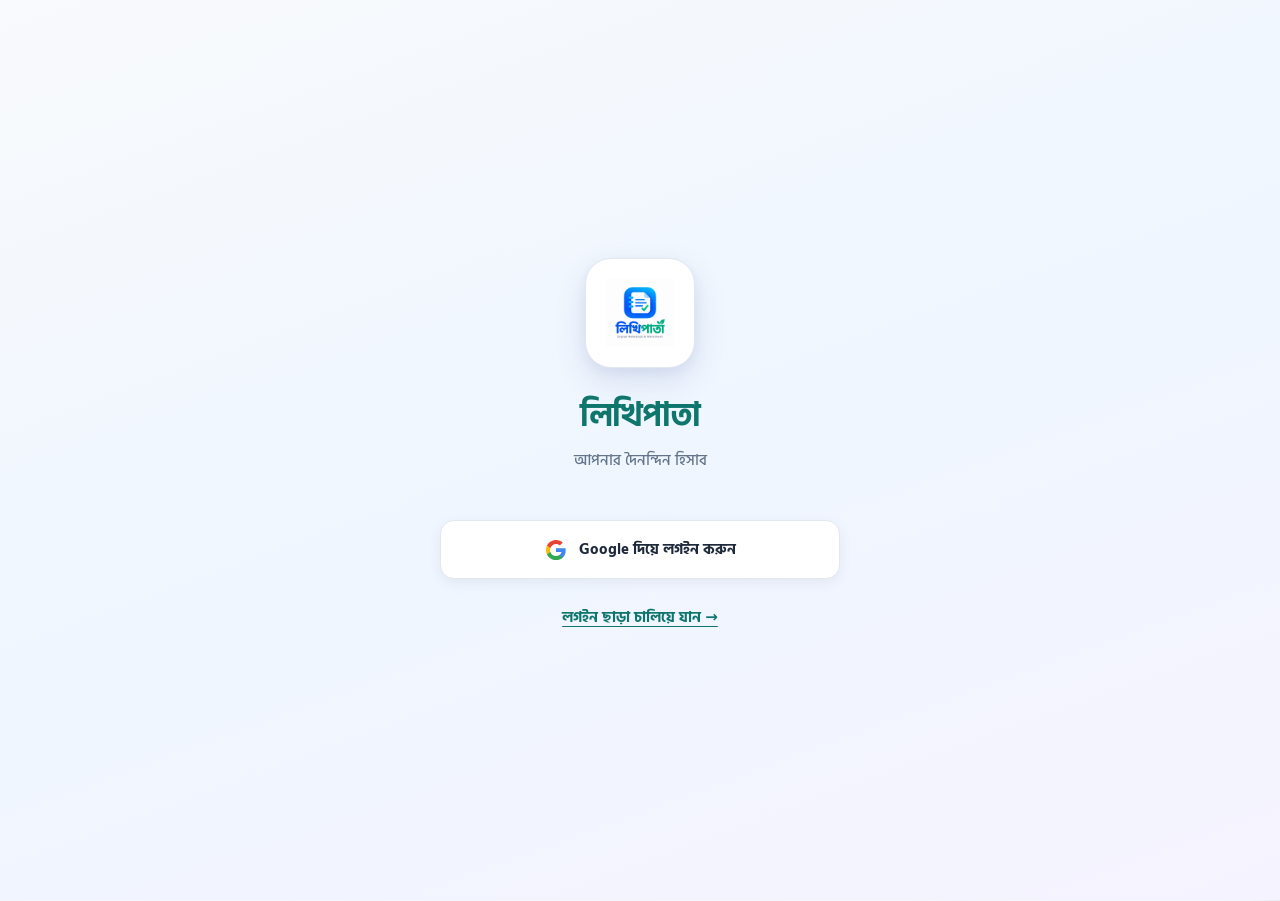
<file: index.html>
<!DOCTYPE html>
<html lang="bn">
<head>
<meta charset="UTF-8">
<meta name="viewport" content="width=device-width, initial-scale=1.0, maximum-scale=1.0, user-scalable=no">
<meta name="theme-color" content="#1E3A8A">
<title>লিখিপাতা — হোম</title>
<link rel="manifest" href="manifest.json">
<link rel="icon" type="image/png" href="logo-192.png">
<link rel="preconnect" href="https://fonts.googleapis.com">
<link rel="preconnect" href="https://fonts.gstatic.com" crossorigin>
<link href="https://fonts.googleapis.com/css2?family=Hind+Siliguri:wght@300;400;500;600;700;800&display=swap" rel="stylesheet">
<link rel="stylesheet" href="css/common.css">
<link rel="stylesheet" href="css/dashboard.css">
</head>
<body>

<!-- ========== SPLASH ========== -->
<!-- ========== SPLASH ========== -->
<div id="splashScreen">
  <div class="splash-inner">
    <div class="splash-logo-box">
      <img src="logo-192.png" alt="লিখিপাতা" onerror="this.style.display='none'; this.parentElement.innerHTML='📚'; this.parentElement.style.fontSize='52px';">
    </div>
    <h1 class="splash-title">লিখিপাতা</h1>
    <p class="splash-subtitle">আপনার দৈনন্দিন হিসাব</p>
    <div class="splash-actions">
      <button id="splashDriveBtn" class="btn-splash-google" onclick="signInToGoogle()">
        <!-- SVG Google Icon -->
        <svg width="22" height="22" viewBox="0 0 24 24">
          <path fill="#4285F4" d="M22.56 12.25c0-.78-.07-1.53-.2-2.25H12v4.26h5.92c-.26 1.37-1.04 2.53-2.21 3.31v2.77h3.57c2.08-1.92 3.28-4.74 3.28-8.09z"/>
          <path fill="#34A853" d="M12 23c2.97 0 5.46-.98 7.28-2.66l-3.57-2.77c-.98.66-2.23 1.06-3.71 1.06-2.86 0-5.29-1.93-6.16-4.53H2.18v2.84C3.99 20.53 7.7 23 12 23z"/>
          <path fill="#FBBC05" d="M5.84 14.09c-.22-.66-.35-1.36-.35-2.09s.13-1.43.35-2.09V7.07H2.18C1.43 8.55 1 10.22 1 12s.43 3.45 1.18 4.93l2.85-2.22.81-.62z"/>
          <path fill="#EA4335" d="M12 5.38c1.62 0 3.06.56 4.21 1.64l3.15-3.15C17.45 2.09 14.97 1 12 1 7.7 1 3.99 3.47 2.18 7.07l3.66 2.84c.87-2.6 3.3-4.53 6.16-4.53z"/>
        </svg>
        Google দিয়ে লগইন করুন
      </button>
      <button class="btn-splash-skip" onclick="skipSplash()">
        লগইন ছাড়া চালিয়ে যান →
      </button>
    </div>
  </div>
</div>

<!-- ========== APP ========== -->
<div class="app">
  <div class="header">
    <h1>📚 লিখিপাতা</h1>
    <button class="header-icon-btn" onclick="openMenu()" title="মেনু">⋮</button>
  </div>

  <div class="screen">
    <!-- Hero -->
    <div class="dashboard-hero">
      <h2>স্বাগতম!</h2>
      <p>আপনার নিজের বুক ও ফর্ম তৈরি করুন</p>
      <div class="dashboard-stats">
        <div class="dash-stat">
          <div class="num" id="statBooks">০</div>
          <div class="lbl">বুক</div>
        </div>
        <div class="dash-stat">
          <div class="num" id="statEntries">০</div>
          <div class="lbl">মোট এন্ট্রি</div>
        </div>
      </div>
      <button class="btn-create-book" onclick="openCreateBookModal()">
        <span>➕</span> নতুন বুক তৈরি করুন
      </button>
    </div>

    <!-- Books Section -->
    <div class="books-section">
      <div class="section-title-wrap">
        <h3>📖 আপনার বুকগুলো</h3>
        <span class="count-badge" id="bookCount">০টি</span>
      </div>
      <div class="books-list" id="booksList"></div>
      <div class="empty-state" id="emptyState">
        <div class="icon">📖</div>
        <h3>এখনো কোনো বুক নেই</h3>
        <p>উপরের "নতুন বুক তৈরি করুন" বাটনে ক্লিক করে আপনার প্রথম বুক তৈরি করুন!</p>
      </div>
    </div>
  </div>
</div>

<!-- FAB -->
<button class="fab" onclick="openCreateBookModal()" title="নতুন বুক">+</button>

<!-- ========== BOOK MODAL ========== -->
<div class="modal-overlay" id="bookModal" onclick="if(event.target===this) closeBookModal()">
  <div class="modal-content">
    <h3>
      <span id="bookModalTitle">নতুন বুক তৈরি করুন</span>
      <button class="close-x" onclick="closeBookModal()">✕</button>
    </h3>
    <div class="form-group">
      <label>বুকের নাম <span class="req">*</span></label>
      <input type="text" id="bookNameInput" placeholder="যেমন: আমার ব্যবসা, হোমওয়ার্ক ট্র্যাকার..." maxlength="50">
    </div>
        <div class="form-group">
      <label>আইকন (ইমোজি)</label>
      <input type="text" id="bookIconInput" placeholder="📘" style="font-size:24px; text-align:center;">
    </div>
    <div class="form-group">
      <label>রঙ</label>
      <input type="hidden" id="bookColorInput" value="linear-gradient(135deg,#DBEAFE,#BFDBFE)">
      <div style="display:flex; gap:10px; flex-wrap:wrap;">
        <div class="color-option" data-color="linear-gradient(135deg,#DBEAFE,#BFDBFE)" onclick="selectColor(this.dataset.color)" style="width:40px; height:40px; border-radius:10px; background:linear-gradient(135deg,#DBEAFE,#BFDBFE); cursor:pointer; border:3px solid transparent;"></div>
        <div class="color-option" data-color="linear-gradient(135deg,#D1FAE5,#A7F3D0)" onclick="selectColor(this.dataset.color)" style="width:40px; height:40px; border-radius:10px; background:linear-gradient(135deg,#D1FAE5,#A7F3D0); cursor:pointer; border:3px solid transparent;"></div>
        <div class="color-option" data-color="linear-gradient(135deg,#FEF3C7,#FDE68A)" onclick="selectColor(this.dataset.color)" style="width:40px; height:40px; border-radius:10px; background:linear-gradient(135deg,#FEF3C7,#FDE68A); cursor:pointer; border:3px solid transparent;"></div>
        <div class="color-option" data-color="linear-gradient(135deg,#FCE7F3,#FBCFE8)" onclick="selectColor(this.dataset.color)" style="width:40px; height:40px; border-radius:10px; background:linear-gradient(135deg,#FCE7F3,#FBCFE8); cursor:pointer; border:3px solid transparent;"></div>
        <div class="color-option" data-color="linear-gradient(135deg,#E0E7FF,#C7D2FE)" onclick="selectColor(this.dataset.color)" style="width:40px; height:40px; border-radius:10px; background:linear-gradient(135deg,#E0E7FF,#C7D2FE); cursor:pointer; border:3px solid transparent;"></div>
        <div class="color-option" data-color="linear-gradient(135deg,#FEE2E2,#FECACA)" onclick="selectColor(this.dataset.color)" style="width:40px; height:40px; border-radius:10px; background:linear-gradient(135deg,#FEE2E2,#FECACA); cursor:pointer; border:3px solid transparent;"></div>
      </div>
    </div>
    <div class="modal-actions">
      <button class="btn btn-cancel" onclick="closeBookModal()">বাতিল</button>
      <button class="btn btn-save" onclick="saveBook()">সেভ করুন</button>
    </div>
  </div>
</div>

<!-- ========== PRO MENU PANEL ========== -->
<div class="modal-overlay" id="menuOverlay" onclick="if(event.target===this) closeMenu()"></div>
<div id="menuPanel">
  <div class="menu-header">
    <div class="menu-header-top">
      <h3>মেনু</h3>
      <button class="menu-close-btn" onclick="closeMenu()">✕</button>
    </div>
    <div class="menu-app-info">
      <div class="menu-app-icon">📚</div>
      <div class="menu-app-text">
        <h4>লিখিপাতা</h4>
        <p>সংস্করণ ১.০ • অফলাইন</p>
      </div>
    </div>
  </div>

  <div class="menu-body">
    <div class="menu-section">
      <div class="menu-section-label">ব্যক্তিগতকরণ</div>
      <button class="menu-card-item" onclick="openThemeModal()">
        <div class="menu-item-icon theme">🎨</div>
        <div class="menu-item-text">
          <strong>থিম পরিবর্তন</strong>
          <small>লাইট, ডার্ক, AMOLED</small>
        </div>
        <span class="menu-item-arrow">›</span>
      </button>
    </div>

    <div class="menu-section">
      <div class="menu-section-label">ব্যাকআপ ও সিঙ্ক</div>
      <!-- Google Drive Card -->
      <div class="drive-card">
        <div class="drive-card-head">
          <div class="drive-icon">☁️</div>
          <div class="drive-text">
            <h4>গুগল ড্রাইভ সিঙ্ক</h4>
            <p id="driveMenuStatus">❌ সংযুক্ত নয়</p>
          </div>
        </div>
        <div class="drive-card-actions">
          <button id="driveConnectBtn" class="drive-btn-connect" onclick="signInToGoogle()">কানেক্ট</button>
          <button id="driveDisconnectBtn" class="drive-btn-disconnect" onclick="signOutFromGoogle()" style="display:none;">ডিসকানেক্ট</button>
        </div>
        <div class="drive-card-actions">
          <button id="driveSyncNowBtn" class="drive-btn-sync" onclick="forceSyncNow()" style="display:none;">এখনই সিঙ্ক</button>
          <button id="driveRestoreBtn" class="drive-btn-restore" onclick="downloadFromDrive()" style="display:none;">রিস্টোর</button>
        </div>
      </div>

      <button class="menu-card-item" onclick="downloadBackup()">
        <div class="menu-item-icon backup">💾</div>
        <div class="menu-item-text">
          <strong>ব্যাকআপ ডাউনলোড</strong>
          <small>সব ডেটা JSON ফাইলে সেভ</small>
        </div>
        <span class="menu-item-arrow">›</span>
      </button>
      <button class="menu-card-item" onclick="triggerRestore()">
        <div class="menu-item-icon restore">📂</div>
        <div class="menu-item-text">
          <strong>ব্যাকআপ রিস্টোর</strong>
          <small>ফাইল থেকে ডেটা ফিরিয়ে আনুন</small>
        </div>
        <span class="menu-item-arrow">›</span>
      </button>
    </div>

    <div class="menu-section">
      <div class="menu-section-label">ডেটা ম্যানেজমেন্ট</div>
      <button class="menu-card-item" onclick="closeMenu(); window.location.href='recycle-bin.html'">
        <div class="menu-item-icon trash">🗑️</div>
        <div class="menu-item-text">
          <strong>রিসাইকেল বিন</strong>
          <small>ডিলিট করা বুক ও এন্ট্রি</small>
        </div>
        <span class="menu-item-arrow">›</span>
      </button>
    </div>

    <div class="menu-section">
      <div class="menu-section-label">সাহায্য ও তথ্য</div>
      <button class="menu-card-item" onclick="closeMenu(); window.location.href='feedback.html'">
        <div class="menu-item-icon feedback">💬</div>
        <div class="menu-item-text">
          <strong>ফিডব্যাক পাঠান</strong>
          <small>মতামত বা সমস্যা জানান</small>
        </div>
        <span class="menu-item-arrow">›</span>
      </button>
      <button class="menu-card-item" onclick="closeMenu(); window.location.href='about.html'">
        <div class="menu-item-icon about">ℹ️</div>
        <div class="menu-item-text">
          <strong>অ্যাপ সম্পর্কে</strong>
          <small>ফিচার ও তথ্য</small>
        </div>
        <span class="menu-item-arrow">›</span>
      </button>
      <button class="menu-card-item" onclick="closeMenu(); window.location.href='changelog.html'">
        <div class="menu-item-icon credits">📝</div>
        <div class="menu-item-text">
          <strong>চেঞ্জলগ</strong>
          <small>কী কী নতুন এসেছে</small>
        </div>
        <span class="menu-item-arrow">›</span>
      </button>
      <button class="menu-card-item" onclick="closeMenu(); window.location.href='credits.html'">
        <div class="menu-item-icon credits">❤️</div>
        <div class="menu-item-text">
          <strong>ক্রেডিট</strong>
          <small>যাঁদের অবদান</small>
        </div>
        <span class="menu-item-arrow">›</span>
      </button>
    </div>
  </div>

  <div class="menu-footer">
    লিখিপাতা • সংস্করণ ১.০ • Made with ❤️
  </div>
</div>

<!-- ========== THEME MODAL ========== -->
<div class="modal-overlay" id="themeModal" onclick="if(event.target===this) closeThemeModal()">
  <div class="modal-content">
    <h3>
      <span>🎨 থিম পরিবর্তন</span>
      <button class="close-x" onclick="closeThemeModal()">✕</button>
    </h3>
    <div class="theme-grid">
      <button class="theme-choice" data-theme="light" onclick="setThemeAndClose('light')">
        <span class="icon">☀️</span>
        <span class="name">লাইট</span>
      </button>
      <button class="theme-choice" data-theme="dark" onclick="setThemeAndClose('dark')">
        <span class="icon">🌙</span>
        <span class="name">ডার্ক</span>
      </button>
      <button class="theme-choice" data-theme="amoled" onclick="setThemeAndClose('amoled')">
        <span class="icon">🌑</span>
        <span class="name">AMOLED</span>
      </button>
    </div>
  </div>
</div>

<input type="file" id="restoreFileInput" accept=".json,application/json" style="display:none;" onchange="handleRestoreFile(event)">

<div class="toast" id="toast"></div>

<script src="js/common.js"></script>
<script src="js/ui.js"></script>
<script src="js/storage.js"></script>
<script src="js/dashboard.js"></script>
<script src="js/drive-sync.js"></script>
</body>
</html>
</file>
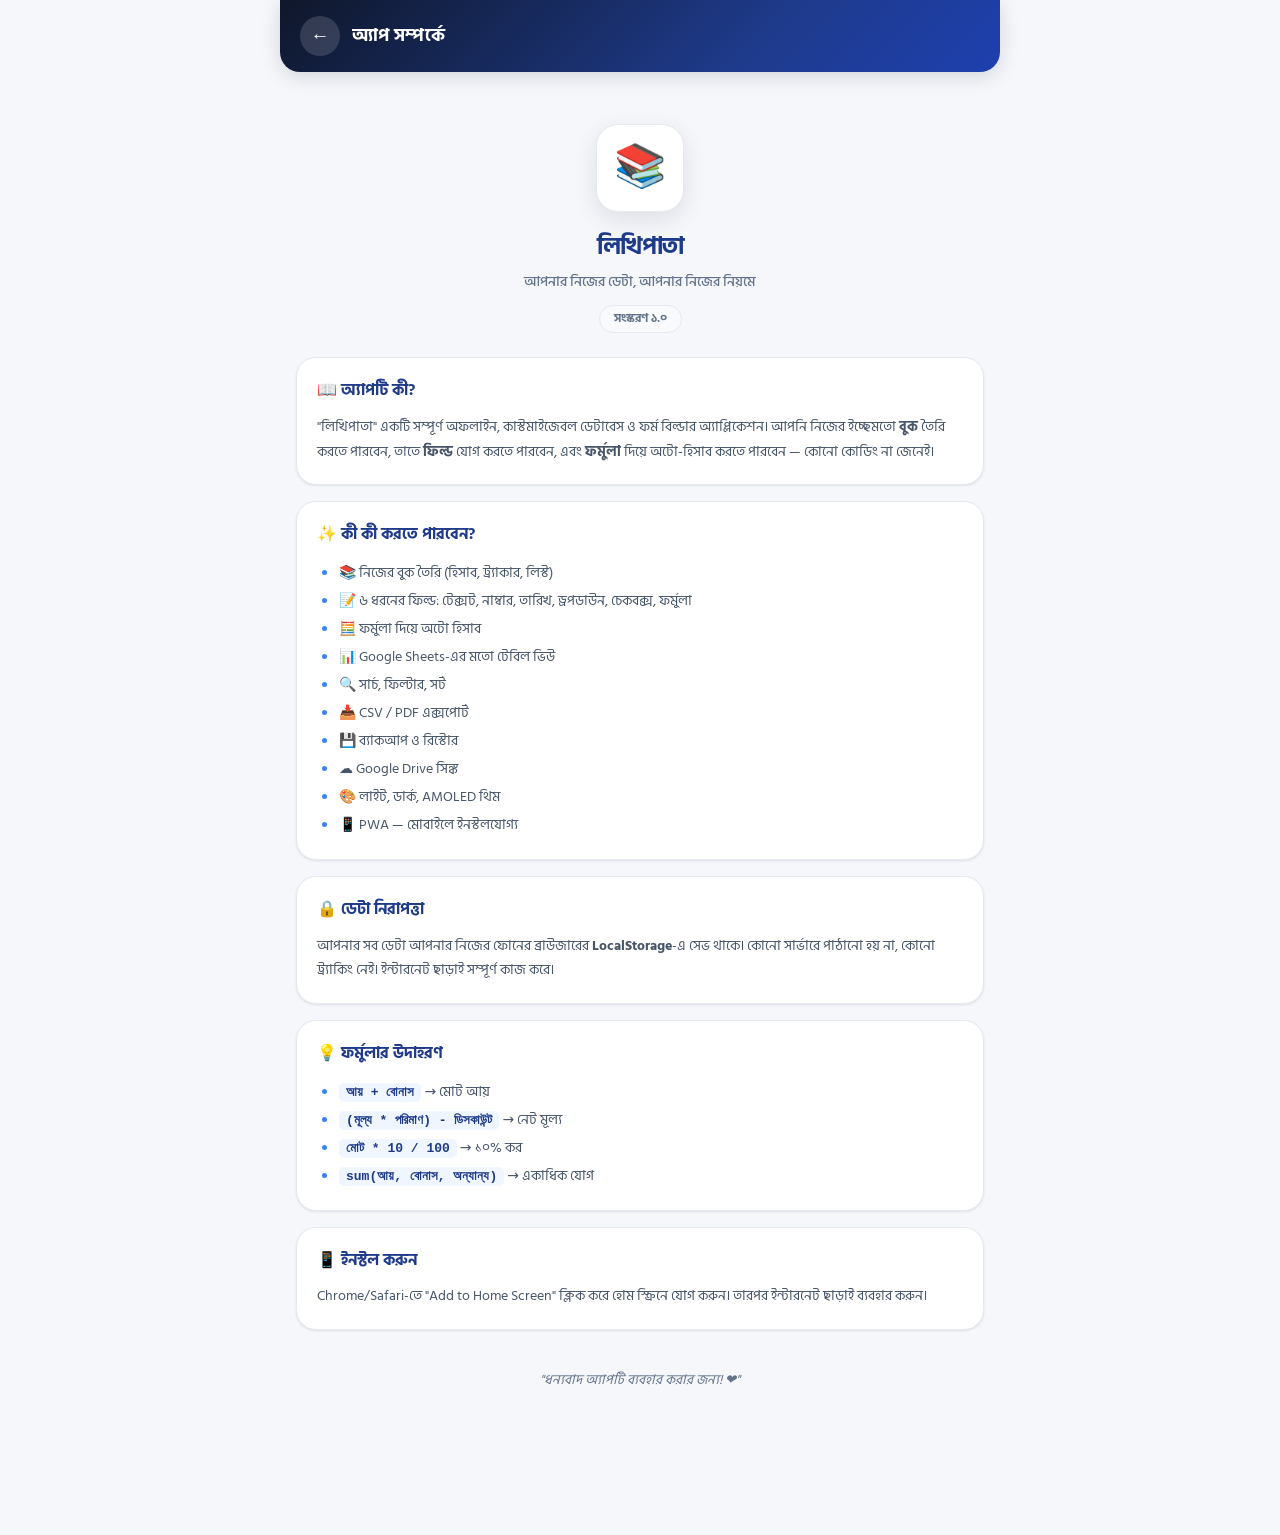
<file: about.html>
<!DOCTYPE html>
<html lang="bn">
<head>
<meta charset="UTF-8">
<meta name="viewport" content="width=device-width, initial-scale=1.0">
<meta name="theme-color" content="#1E3A8A">
<title>অ্যাপ সম্পর্কে — লিখিপাতা</title>
<link rel="manifest" href="manifest.json">
<link rel="icon" type="image/png" href="logo-192.png">
<link rel="preconnect" href="https://fonts.googleapis.com">
<link rel="preconnect" href="https://fonts.gstatic.com" crossorigin>
<link href="https://fonts.googleapis.com/css2?family=Hind+Siliguri:wght@300;400;500;600;700;800&display=swap" rel="stylesheet">
<link rel="stylesheet" href="css/common.css">
<link rel="stylesheet" href="css/pages.css">
</head>
<body>
<div class="app">
  <div class="header">
    <button class="back-btn" onclick="window.location.href='index.html'">←</button>
    <h1>অ্যাপ সম্পর্কে</h1>
  </div>
  <div class="screen">
    <div class="page-header">
      <div class="page-logo">📚</div>
      <h1>লিখিপাতা</h1>
      <p>আপনার নিজের ডেটা, আপনার নিজের নিয়মে</p>
      <div class="version-badge">সংস্করণ ১.০</div>
    </div>

    <div class="page-card">
      <h3>📖 অ্যাপটি কী?</h3>
      <p>"লিখিপাতা" একটি সম্পূর্ণ অফলাইন, কাস্টমাইজেবল ডেটাবেস ও ফর্ম বিল্ডার অ্যাপ্লিকেশন। আপনি নিজের ইচ্ছেমতো <b>বুক</b> তৈরি করতে পারবেন, তাতে <b>ফিল্ড</b> যোগ করতে পারবেন, এবং <b>ফর্মুলা</b> দিয়ে অটো-হিসাব করতে পারবেন — কোনো কোডিং না জেনেই।</p>
    </div>

    <div class="page-card">
      <h3>✨ কী কী করতে পারবেন?</h3>
      <ul>
        <li>📚 নিজের বুক তৈরি (হিসাব, ট্র্যাকার, লিস্ট)</li>
        <li>📝 ৬ ধরনের ফিল্ড: টেক্সট, নাম্বার, তারিখ, ড্রপডাউন, চেকবক্স, ফর্মুলা</li>
        <li>🧮 ফর্মুলা দিয়ে অটো হিসাব</li>
        <li>📊 Google Sheets-এর মতো টেবিল ভিউ</li>
        <li>🔍 সার্চ, ফিল্টার, সর্ট</li>
        <li>📥 CSV / PDF এক্সপোর্ট</li>
        <li>💾 ব্যাকআপ ও রিস্টোর</li>
        <li>☁️ Google Drive সিঙ্ক</li>
        <li>🎨 লাইট, ডার্ক, AMOLED থিম</li>
        <li>📱 PWA — মোবাইলে ইনস্টলযোগ্য</li>
      </ul>
    </div>

    <div class="page-card">
      <h3>🔒 ডেটা নিরাপত্তা</h3>
      <p>আপনার সব ডেটা আপনার নিজের ফোনের ব্রাউজারের <b>LocalStorage</b>-এ সেভ থাকে। কোনো সার্ভারে পাঠানো হয় না, কোনো ট্র্যাকিং নেই। ইন্টারনেট ছাড়াই সম্পূর্ণ কাজ করে।</p>
    </div>

    <div class="page-card">
      <h3>💡 ফর্মুলার উদাহরণ</h3>
      <ul>
        <li><code>আয় + বোনাস</code> → মোট আয়</li>
        <li><code>(মূল্য * পরিমাণ) - ডিসকাউন্ট</code> → নেট মূল্য</li>
        <li><code>মোট * 10 / 100</code> → ১০% কর</li>
        <li><code>sum(আয়, বোনাস, অন্যান্য)</code> → একাধিক যোগ</li>
      </ul>
    </div>

    <div class="page-card">
      <h3>📱 ইনস্টল করুন</h3>
      <p>Chrome/Safari-তে "Add to Home Screen" ক্লিক করে হোম স্ক্রিনে যোগ করুন। তারপর ইন্টারনেট ছাড়াই ব্যবহার করুন।</p>
    </div>

    <div class="thank-you">"ধন্যবাদ অ্যাপটি ব্যবহার করার জন্য! ❤️"</div>
  </div>
</div>

<script src="js/common.js"></script>
<script src="js/ui.js"></script>
<script src="js/storage.js"></script>
<script>document.addEventListener('DOMContentLoaded', () => applyTheme(getTheme()));</script>
</body>
</html>
</file>
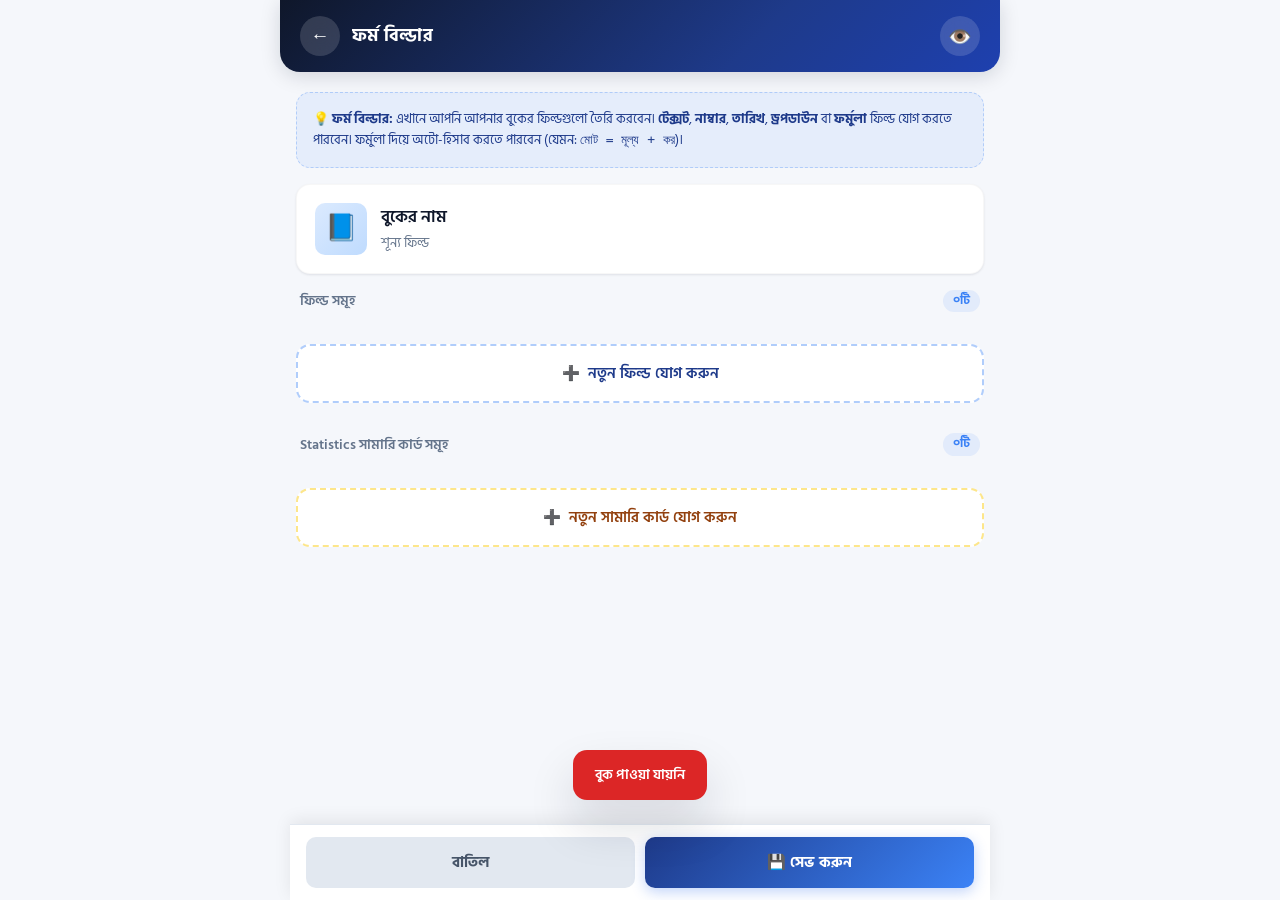
<file: builder.html>
<!DOCTYPE html>
<html lang="bn">
<head>
<meta charset="UTF-8">
<meta name="viewport" content="width=device-width, initial-scale=1.0, maximum-scale=1.0, user-scalable=no">
<meta name="theme-color" content="#0F172A">
<title>ফর্ম বিল্ডার — লিখিপাতা</title>
<link rel="manifest" href="manifest.json">
<link rel="icon" type="image/png" href="logo-192.png">
<!-- Premium Font -->
<link rel="preconnect" href="https://fonts.googleapis.com">
<link rel="preconnect" href="https://fonts.gstatic.com" crossorigin>
<link href="https://fonts.googleapis.com/css2?family=Hind+Siliguri:wght@300;400;500;600;700&display=swap" rel="stylesheet">
<link rel="stylesheet" href="css/common.css">
<link rel="stylesheet" href="css/builder.css">
</head>
<body>

<div class="app">
  <div class="header">
    <button class="back-btn" onclick="goBack()">←</button>
    <h1>ফর্ম বিল্ডার</h1>
    <button class="header-icon-btn" onclick="openPreview()" title="প্রিভিউ">👁️</button>
  </div>

  <div class="screen">
    <div class="builder-intro">
      <p>
        <strong>💡 ফর্ম বিল্ডার:</strong> এখানে আপনি আপনার বুকের ফিল্ডগুলো তৈরি করবেন। 
        <b>টেক্সট</b>, <b>নাম্বার</b>, <b>তারিখ</b>, <b>ড্রপডাউন</b> বা <b>ফর্মুলা</b> ফিল্ড যোগ করতে পারবেন। 
        ফর্মুলা দিয়ে অটো-হিসাব করতে পারবেন (যেমন: <code>মোট = মূল্য + কর</code>)।
      </p>
    </div>

    <!-- Book Info -->
    <div class="book-info-card">
      <div class="bi-icon" id="bookIcon">📘</div>
      <div class="bi-info">
        <h3 id="bookName">বুকের নাম</h3>
        <p id="bookMeta">শূন্য ফিল্ড</p>
      </div>
    </div>

    <!-- Fields Section -->
    <div class="fields-section-title">
      <span>ফিল্ড সমূহ</span>
      <span class="count-badge" id="fieldCount">০টি</span>
    </div>

    <div class="fields-list" id="fieldsList"></div>

    <button class="btn-add-field" onclick="openFieldModal()">
      <span>➕</span> নতুন ফিল্ড যোগ করুন
    </button>

    <!-- Empty state Fields -->
    <div class="empty-state" id="fieldsEmpty" style="display:none; margin-bottom: 20px;">
      <div class="icon">📋</div>
      <h3>এখনো কোনো ফিল্ড নেই</h3>
      <p>"নতুন ফিল্ড যোগ করুন" বাটনে ক্লিক করে শুরু করুন</p>
    </div>

    <!-- ========== SUMMARY CARDS SECTION ========== -->
    <div class="fields-section-title" style="margin-top: 30px;">
      <span>Statistics সামারি কার্ড সমূহ</span>
      <span class="count-badge" id="summaryCount">০টি</span>
    </div>

    <div class="fields-list" id="summaryList"></div>

    <button class="btn-add-field" onclick="openSummaryModal()" style="border-color: #FDE68A; color: #92400E;">
      <span>➕</span> নতুন সামারি কার্ড যোগ করুন
    </button>
  </div>

  <!-- Save Bar -->
  <div class="save-bar">
    <button class="btn btn-cancel" onclick="goBack()">বাতিল</button>
    <button class="btn btn-primary" onclick="saveBookFields()">💾 সেভ করুন</button>
  </div>
</div>

<!-- ========== FIELD MODAL ========== -->
<div class="modal-overlay" id="fieldModal" onclick="if(event.target===this) closeFieldModal()">
  <div class="modal-content">
    <h3>
      <span id="fieldModalTitle">নতুন ফিল্ড</span>
      <button class="close-x" onclick="closeFieldModal()">✕</button>
    </h3>

    <!-- Type Selector -->
    <div class="form-group">
      <label>ফিল্ডের ধরন <span class="req">*</span></label>
      <div class="field-type-grid" id="fieldTypeGrid">
        <button class="field-type-card" data-type="text" onclick="selectFieldType('text')">
          <span class="icon">📝</span>
          <span class="name">টেক্সট</span>
        </button>
        <button class="field-type-card" data-type="number" onclick="selectFieldType('number')">
          <span class="icon">🔢</span>
          <span class="name">নাম্বার</span>
        </button>
        <button class="field-type-card" data-type="date" onclick="selectFieldType('date')">
          <span class="icon">📅</span>
          <span class="name">তারিখ</span>
        </button>
        <button class="field-type-card" data-type="dropdown" onclick="selectFieldType('dropdown')">
          <span class="icon">📋</span>
          <span class="name">ড্রপডাউন</span>
        </button>
        <button class="field-type-card" data-type="checkbox" onclick="selectFieldType('checkbox')">
          <span class="icon">☑️</span>
          <span class="name">চেকবক্স</span>
        </button>
        <button class="field-type-card" data-type="formula" onclick="selectFieldType('formula')">
          <span class="icon">🧮</span>
          <span class="name">ফর্মুলা</span>
        </button>
      </div>
    </div>

    <!-- Field Label -->
    <div class="form-group">
      <label>ফিল্ডের নাম <span class="req">*</span></label>
      <input type="text" id="fieldLabel" placeholder="যেমন: পরিমাণ, তারিখ, নাম..." maxlength="40">
    </div>

    <!-- Dropdown Options -->
    <div class="form-group" id="dropdownOptionsGroup" style="display:none;">
      <label>ড্রপডাউন অপশন</label>
      <textarea id="dropdownOptions" placeholder="প্রতি লাইনে একটি অপশন&#10;যেমন:&#10;বাজার&#10;বিল&#10;যাতায়াত"></textarea>
      <div style="font-size:11.5px; color:#64748B; margin-top:5px;">প্রতি লাইনে একটি অপশন দিন</div>
    </div>

    <!-- Formula Builder -->

<div class="form-group" id="formulaGroup" style="display:none;">
  <label>ফর্মুলা তৈরি করুন</label>
  <div class="formula-builder">
    <!-- ভ্যারিয়েবল বাটনগুলো এখানে JS দিয়ে বসবে -->
    <div class="formula-input-row" id="formulaVars"></div>

    <!-- ফর্মুলা ডিসপ্লে -->
    

    <!-- অপারেটর বাটন -->
                    <div class="formula-input-row" id="formulaOps">
          <button class="formula-op-btn" onclick="addFormulaToken('(')">(</button>
          <button class="formula-op-btn" onclick="addFormulaToken(')')">)</button>
          <button class="formula-op-btn" onclick="addFormulaToken(',')" style="font-weight: 900;">,</button>
          <button class="formula-op-btn" onclick="addFormulaToken('+')">+</button>
          <button class="formula-op-btn" onclick="addFormulaToken('-')">−</button>
          <button class="formula-op-btn" onclick="addFormulaToken('*')">×</button>
          <button class="formula-op-btn" onclick="addFormulaToken('/')">÷</button>
          <button class="formula-op-btn" onclick="addFormulaToken('%')" style="font-weight: 900;">%</button>
          <!-- 👇 ব্যাকস্পেস: একবারে ১টি টোকেন মুছবে -->
          <button class="formula-op-btn" onclick="removeLastFormulaToken()" style="color:#DC2626;" title="শেষটি মুছুন">⌫</button>
          <!-- 👇 সব মুছার জন্য আলাদা বাটন -->
          <button class="formula-op-btn" onclick="clearFormula()" style="color:#DC2626; font-size: 11px; width: auto; padding: 0 8px;" title="সব মুছুন">C</button>
        </div>

        <!-- 👇 contenteditable ডিসপ্লে (সরাসরি টাইপ করা যাবে) -->
        <div 
          class="formula-display empty" 
          id="formulaDisplay" 
          contenteditable="true"
          spellcheck="false"
          inputmode="text"
          oninput="handleDisplayInput(event)"
        >এখানে ফর্মুলা দেখাবে...</div>

    <!-- প্রিভিউ -->
    <div class="formula-preview" id="formulaPreview" style="display:none;"></div>
  </div>
</div>

    <!-- Default Value -->
    <div class="form-group" id="defaultValueGroup">
      <label>ডিফল্ট মান <span class="opt">(ঐচ্ছিক)</span></label>
      <input type="text" id="fieldDefault" placeholder="খালি রাখলে কিছুই বসবে না">
    </div>

    <div class="modal-actions">
      <button class="btn btn-cancel" onclick="closeFieldModal()">বাতিল</button>
      <button class="btn btn-save" onclick="saveField()">যোগ করুন</button>
    </div>
  </div>
</div>

<!-- ========== SUMMARY MODAL ========== -->
<div class="modal-overlay" id="summaryModal" onclick="if(event.target===this) closeSummaryModal()">
  <div class="modal-content">
    <h3>
      <span id="summaryModalTitle">নতুন সামারি কার্ড</span>
      <button class="close-x" onclick="closeSummaryModal()">✕</button>
    </h3>

    <div class="form-group">
      <label>কার্ডের নাম <span class="req">*</span></label>
      <input type="text" id="summaryLabel" placeholder="যেমন: মোট খরচ, সর্বোচ্চ মূল্য..." maxlength="30">
    </div>

    <div class="form-group">
      <label>কোন ফিল্ডের উপর হিসাব হবে? <span class="req">*</span></label>
      <select id="summaryTargetField"></select>
    </div>

    <div class="form-group">
      <label>হিসাবের ধরন <span class="req">*</span></label>
      <select id="summaryCalcType">
        <option value="sum">যোগফল (Sum)</option>
        <option value="count">মোট সংখ্যা (Count)</option>
        <option value="avg">গড় (Average)</option>
        <option value="max">সর্বোচ্চ (Max)</option>
        <option value="min">সর্বনিম্ন (Min)</option>
      </select>
    </div>

    <div class="form-group">
      <label>কার্ডের রঙ</label>
      <div style="display: flex; gap: 10px; align-items: center;">
        <input type="color" id="summaryColor" value="#1E3A8A" style="width: 50px; height: 40px; padding: 4px; border-radius: 8px; border: 1.5px solid #CBD5E1; cursor: pointer;">
        <span style="font-size: 13.5px; color: #64748B;">কার্ডের ব্যাকগ্রাউন্ড কালার সিলেক্ট করুন</span>
      </div>
    </div>

    <div class="modal-actions">
      <button class="btn btn-cancel" onclick="closeSummaryModal()">বাতিল</button>
      <button class="btn btn-save" onclick="saveSummaryCard()">যোগ করুন</button>
    </div>
  </div>
</div>

<!-- ========== PREVIEW MODAL ========== -->
<div class="modal-overlay" id="previewModal" onclick="if(event.target===this) closePreview()">
  <div class="modal-content">
    <h3>
      <span>👁️ ফর্ম প্রিভিউ</span>
      <button class="close-x" onclick="closePreview()">✕</button>
    </h3>
    <div id="previewContent" style="max-height:60vh; overflow-y:auto;">
      <!-- Dynamic preview -->
    </div>
    <div class="modal-actions">
      <button class="btn btn-cancel" onclick="closePreview()">বন্ধ করুন</button>
    </div>
  </div>
</div>

<div class="toast" id="toast"></div>

<script src="js/common.js"></script>
<script src="js/ui.js"></script> 
<script src="js/storage.js"></script>
<script src="js/formula-engine.js"></script>
<script src="js/builder.js"></script>

</body>
</html>
</file>
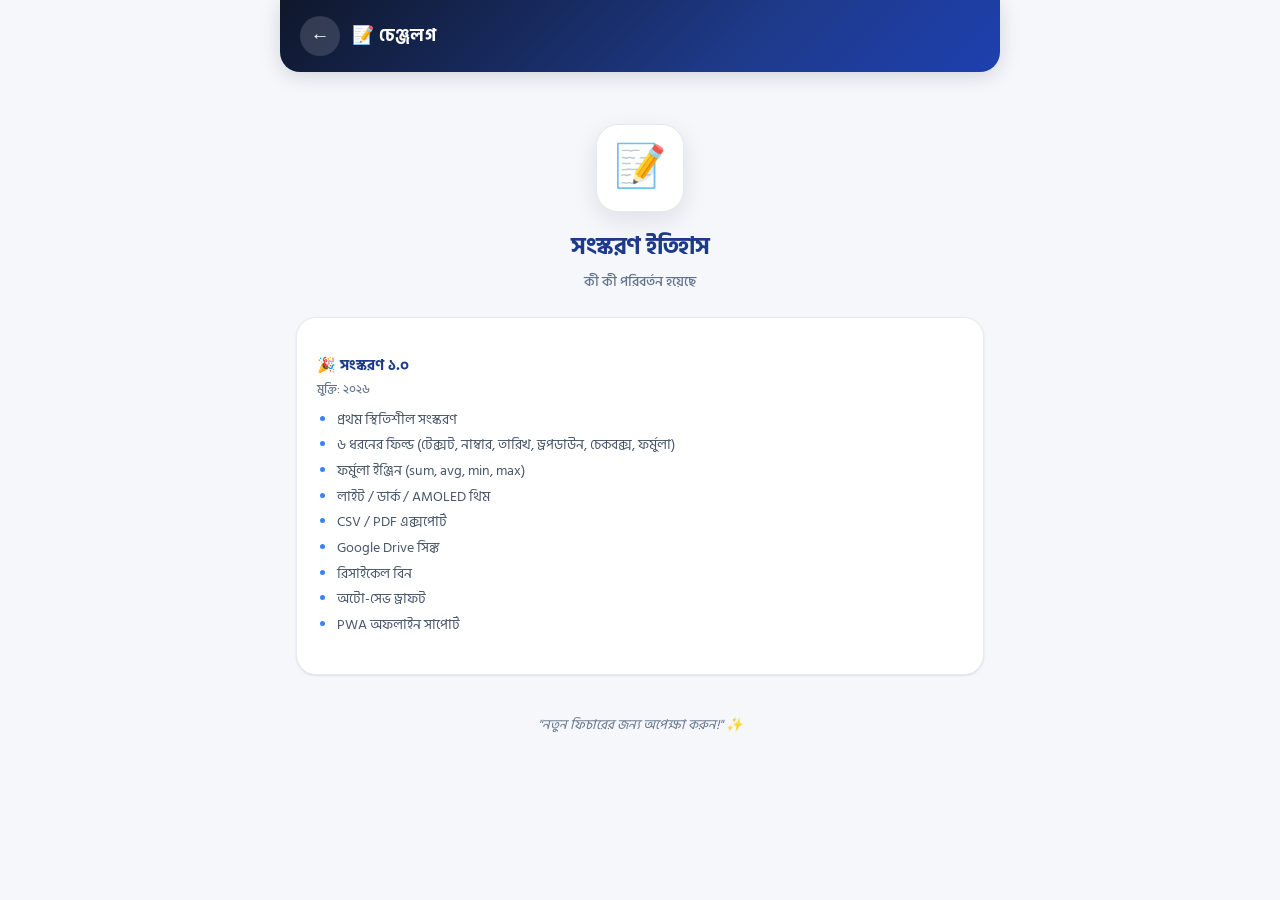
<file: changelog.html>
<!DOCTYPE html>
<html lang="bn">
<head>
<meta charset="UTF-8">
<meta name="viewport" content="width=device-width, initial-scale=1.0">
<title>চেঞ্জলগ — লিখিপাতা</title>
<link rel="manifest" href="manifest.json">
<link rel="icon" type="image/png" href="logo-192.png">
<link rel="preconnect" href="https://fonts.googleapis.com">
<link rel="preconnect" href="https://fonts.gstatic.com" crossorigin>
<link href="https://fonts.googleapis.com/css2?family=Hind+Siliguri:wght@300;400;500;600;700;800&display=swap" rel="stylesheet">
<link rel="stylesheet" href="css/common.css">
<link rel="stylesheet" href="css/pages.css">
</head>
<body>
<div class="app">
  <div class="header">
    <button class="back-btn" onclick="window.location.href='index.html'">←</button>
    <h1>📝 চেঞ্জলগ</h1>
  </div>
  <div class="screen">
    <div class="page-header">
      <div class="page-logo">📝</div>
      <h1>সংস্করণ ইতিহাস</h1>
      <p>কী কী পরিবর্তন হয়েছে</p>
    </div>

    <div class="page-card">
      <div class="changelog-version">
        <h4>🎉 সংস্করণ ১.০</h4>
        <div class="changelog-date">মুক্তি: ২০২৬</div>
        <ul>
          <li>প্রথম স্থিতিশীল সংস্করণ</li>
          <li>৬ ধরনের ফিল্ড (টেক্সট, নাম্বার, তারিখ, ড্রপডাউন, চেকবক্স, ফর্মুলা)</li>
          <li>ফর্মুলা ইঞ্জিন (sum, avg, min, max)</li>
          <li>লাইট / ডার্ক / AMOLED থিম</li>
          <li>CSV / PDF এক্সপোর্ট</li>
          <li>Google Drive সিঙ্ক</li>
          <li>রিসাইকেল বিন</li>
          <li>অটো-সেভ ড্রাফট</li>
          <li>PWA অফলাইন সাপোর্ট</li>
        </ul>
      </div>
    </div>

    <div class="thank-you">"নতুন ফিচারের জন্য অপেক্ষা করুন!" ✨</div>
  </div>
</div>

<script src="js/common.js"></script>
<script src="js/storage.js"></script>
<script>document.addEventListener('DOMContentLoaded', () => applyTheme(getTheme()));</script>
</body>
</html>
</file>
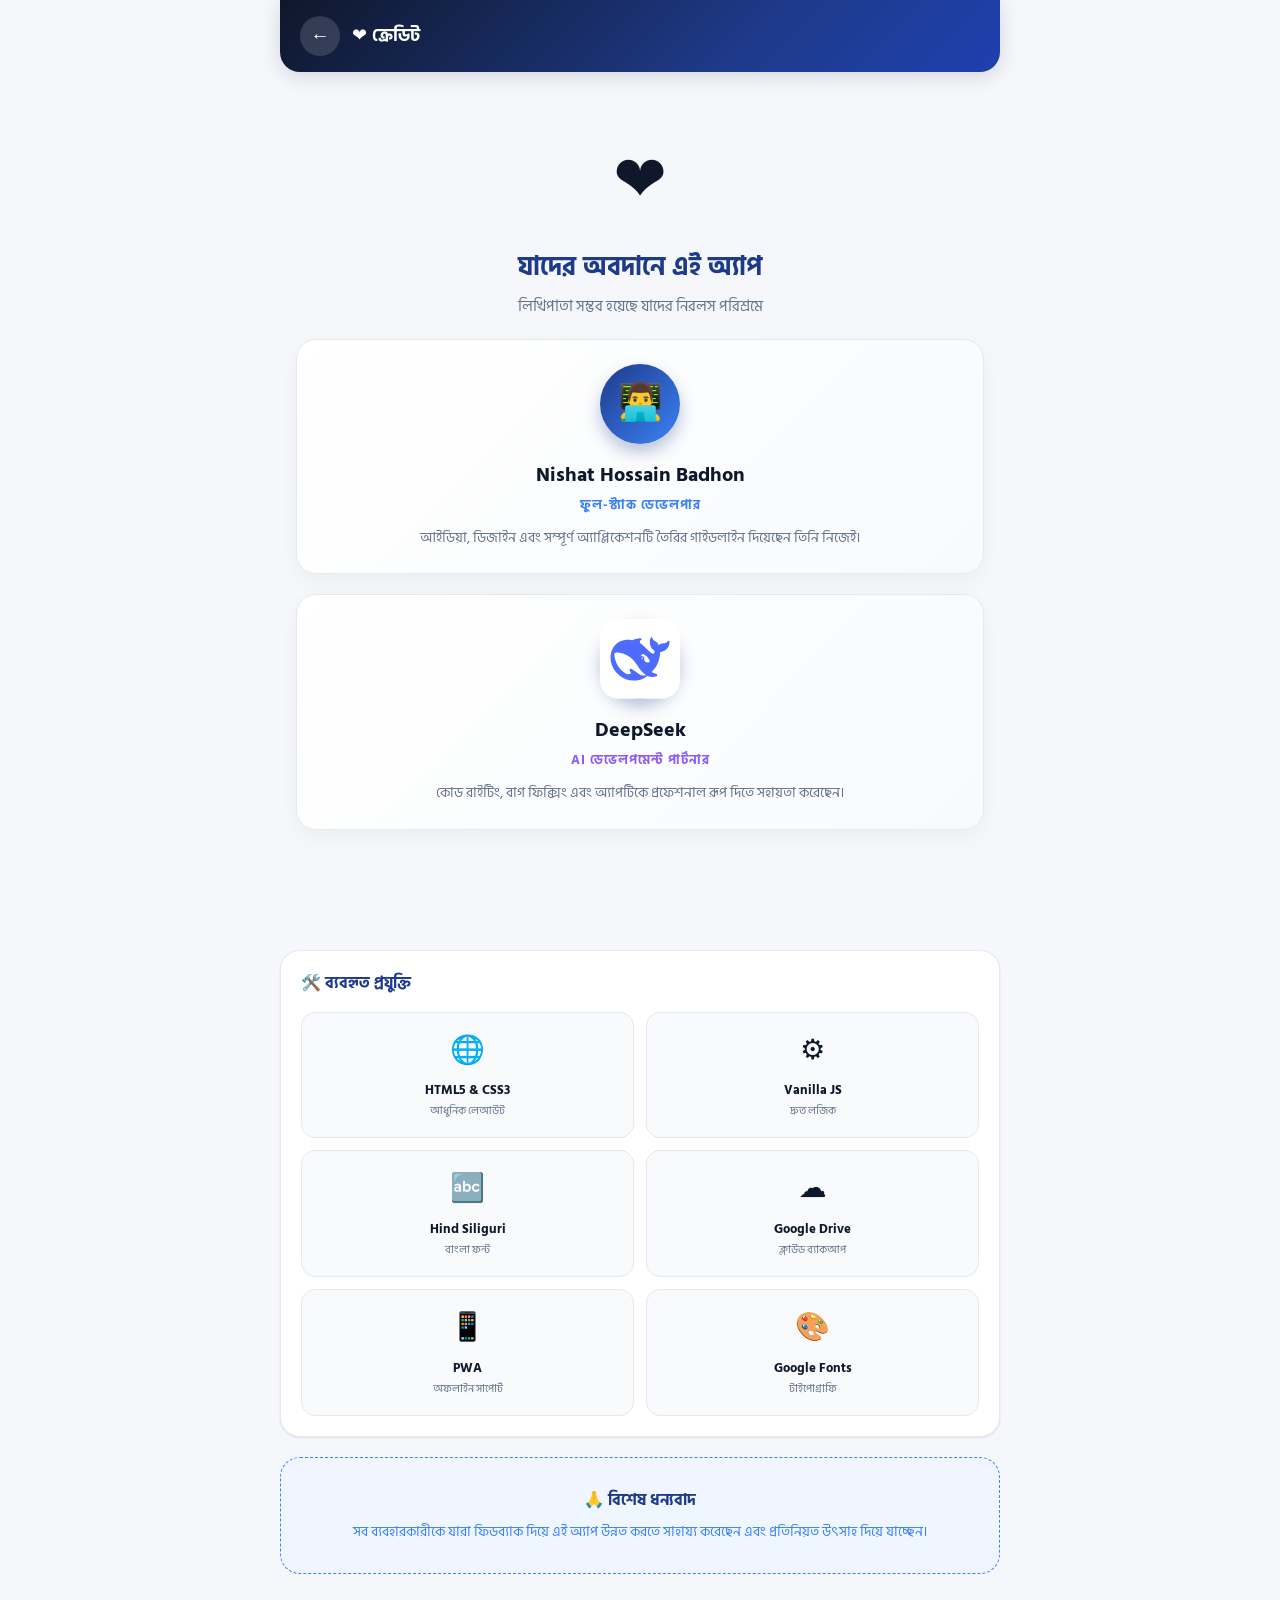
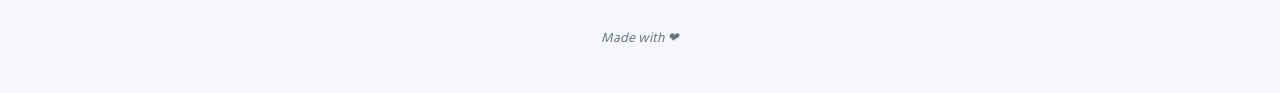
<file: credits.html>
<!DOCTYPE html>
<html lang="bn">
<head>
<meta charset="UTF-8">
<meta name="viewport" content="width=device-width, initial-scale=1.0">
<title>ক্রেডিট — লিখিপাতা</title>
<link rel="manifest" href="manifest.json">
<link rel="icon" type="image/png" href="logo-192.png">
<link rel="preconnect" href="https://fonts.googleapis.com">
<link rel="preconnect" href="https://fonts.gstatic.com" crossorigin>
<link href="https://fonts.googleapis.com/css2?family=Hind+Siliguri:wght@300;400;500;600;700;800&display=swap" rel="stylesheet">
<link rel="stylesheet" href="css/common.css">
<link rel="stylesheet" href="css/pages.css">
<style>
  .hero-credit {
    text-align: center;
    padding: 40px 20px 20px;
  }
  .hero-credit .heart-icon {
    font-size: 64px;
    margin-bottom: 16px;
    animation: heartbeat 1.5s infinite;
    display: inline-block;
  }
  @keyframes heartbeat {
    0%, 100% { transform: scale(1); }
    15% { transform: scale(1.15); }
    30% { transform: scale(1); }
    45% { transform: scale(1.15); }
  }
  .hero-credit h1 {
    font-size: 26px;
    color: var(--primary);
    font-weight: 800;
    margin-bottom: 8px;
  }
  .hero-credit p {
    color: var(--text-muted);
    font-size: 15px;
  }
  
  .credit-card {
    background: linear-gradient(135deg, var(--bg-card), var(--bg-subtle));
    border-radius: 20px;
    padding: 24px;
    margin-bottom: 20px;
    text-align: center;
    border: 1px solid var(--border-subtle);
    box-shadow: 0 8px 24px rgba(0,0,0,0.04);
  }
  .credit-card .avatar {
    width: 80px;
    height: 80px;
    border-radius: 50%;
    background: var(--primary-gradient);
    color: white;
    font-size: 36px;
    display: flex;
    align-items: center;
    justify-content: center;
    margin: 0 auto 16px;
    box-shadow: 0 8px 16px rgba(30,58,138,0.3);
  }
  .credit-card h2 {
    font-size: 20px;
    color: var(--text-main);
    font-weight: 800;
    margin-bottom: 4px;
  }
  .credit-card .role {
    font-size: 13px;
    color: var(--primary-light);
    font-weight: 700;
    text-transform: uppercase;
    letter-spacing: 1px;
    margin-bottom: 12px;
  }
  .credit-card p {
    font-size: 14px;
    color: var(--text-muted);
    line-height: 1.6;
  }
  
  .tech-grid {
    display: grid;
    grid-template-columns: repeat(2, 1fr);
    gap: 12px;
    margin-top: 16px;
  }
  .tech-item {
    background: var(--bg-subtle);
    padding: 16px 12px;
    border-radius: 14px;
    text-align: center;
    border: 1px solid var(--border-subtle);
  }
  .tech-item .icon {
    font-size: 28px;
    margin-bottom: 8px;
    display: block;
  }
  .tech-item h4 {
    font-size: 13px;
    color: var(--text-main);
    font-weight: 700;
    margin-bottom: 2px;
  }
  .tech-item p {
    font-size: 11px;
    color: var(--text-muted);
  }
  
  .special-thanks {
    text-align: center;
    padding: 30px 20px;
    background: var(--primary-soft);
    border-radius: 20px;
    margin-top: 20px;
    border: 1px dashed var(--primary-light);
  }
  .special-thanks h3 {
    color: var(--primary);
    font-size: 16px;
    font-weight: 700;
    margin-bottom: 8px;
  }
  .special-thanks p {
    color: var(--primary-light);
    font-size: 14px;
    line-height: 1.6;
  }
</style>
</head>
<body>
<div class="app">
  <div class="header">
    <button class="back-btn" onclick="window.location.href='index.html'">←</button>
    <h1>❤️ ক্রেডিট</h1>
  </div>
  
  <div class="screen">
    <div class="hero-credit">
      <div class="heart-icon">❤️</div>
      <h1>যাদের অবদানে এই অ্যাপ</h1>
      <p> লিখিপাতা সম্ভব হয়েছে যাদের নিরলস পরিশ্রমে</p>
    </div>

   <!-- তোমার কার্ড -->
<div class="credit-card">
  <div class="avatar">👨‍💻</div>
  <h2>Nishat Hossain Badhon</h2>
  <div class="role">ফুল-স্ট্যাক ডেভেলপার</div>
  <p>আইডিয়া, ডিজাইন এবং সম্পূর্ণ অ্যাপ্লিকেশনটি তৈরির গাইডলাইন দিয়েছেন তিনি নিজেই।</p>
</div>

<!-- DeepSeek এর কার্ড -->
<div class="credit-card">
  <div class="avatar" ><svg xmlns="http://www.w3.org/2000/svg" shape-rendering="geometricPrecision" 
    text-rendering="geometricPrecision" image-rendering="optimizeQuality" fill-rule="evenodd" clip-rule="evenodd" 
    viewBox="0 0 512 509.64"><path fill="#fff" d="M115.612 0h280.775C459.974 0 512 52.026 512 115.612v278.415c0 63.587-52.026 
      115.613-115.613 115.613H115.612C52.026 509.64 0 457.614 0 394.027V115.612C0 52.026 52.026 0 115.612 0z"/><path fill="#4D6BFE" 
        fill-rule="nonzero" d="M440.898 139.167c-4.001-1.961-5.723 1.776-8.062 3.673-.801.612-1.479 1.407-2.154 2.141-5.848 6.246-12.681 
        10.349-21.607 9.859-13.048-.734-24.192 3.368-34.04 13.348-2.093-12.307-9.048-19.658-19.635-24.37-5.54-2.449-11.141-4.9-15.02-10.227-2.708-3.795-3.447-8.021-4.801-12.185-.861-2.509-1.725-5.082-4.618-5.512-3.139-.49-4.372 2.142-5.601 4.349-4.925 9.002-6.833 18.921-6.647 28.962.432 22.597 9.972 40.597 28.932 53.397 2.154 1.47 2.707 2.939 2.032 5.082-1.293 4.41-2.832 8.695-4.186 13.105-.862 2.817-2.157 3.429-5.172 2.205-10.402-4.346-19.391-10.778-27.332-18.553-13.481-13.044-25.668-27.434-40.873-38.702a177.614 177.614 0 00-10.834-7.409c-15.512-15.063 2.032-27.434 6.094-28.902 4.247-1.532 1.478-6.797-12.251-6.736-13.727.061-26.285 4.653-42.288 10.777-2.34.92-4.801 1.593-7.326 2.142-14.527-2.756-29.608-3.368-45.367-1.593-29.671 3.305-53.368 17.329-70.788 41.272-20.928 28.785-25.854 61.482-19.821 95.59 6.34 35.943 24.683 65.704 52.876 88.974 29.239 24.123 62.911 35.943 101.32 33.677 23.329-1.346 49.307-4.468 78.607-29.27 
    7.387 3.673 15.142 5.144 28.008 6.246 9.911.92 19.452-.49 26.839-2.019 11.573-2.449 10.773-13.166 6.586-15.124-33.915-15.797-26.47-9.368-33.24-14.573 17.235-20.39 43.213-41.577 53.369-110.222.8-5.448.121-8.877 0-13.287-.061-2.692.553-3.734 3.632-4.041 8.494-.981 16.742-3.305 24.314-7.471 21.975-12.002 30.84-31.719 32.933-55.355.307-3.612-.061-7.348-3.879-9.245v-.003zM249.4 351.89c-32.872-25.838-48.814-34.352-55.4-33.984-6.155.368-5.048 7.41-3.694 12.002 1.415 4.532 3.264 7.654 5.848 11.634 1.785 2.634 3.017 6.551-1.784 9.493-10.587 6.55-28.993-2.205-29.856-2.635-21.421-12.614-39.334-29.269-51.954-52.047-12.187-21.924-19.267-45.435-20.435-70.542-.308-6.061 1.478-8.207 7.509-9.307 7.94-1.471 16.127-1.778 24.068-.615 33.547 4.9 62.108 19.902 86.054 43.66 13.666 13.531 24.007 29.699 34.658 45.496 11.326 16.778 23.514 32.761 39.026 45.865 5.479 4.592 9.848 8.083 14.035 10.656-12.62 1.407-33.673 1.714-48.075-9.676zm15.899-102.519c.521-2.111 2.421-3.658 4.722-3.658a4.74 4.74 0 011.661.305c.678.246 1.293.614 1.786 1.163.861.859 1.354 2.083 1.354 3.368 0 2.695-2.154 4.837-4.862 4.837a4.748 4.748 0 01-4.738-4.034 5.01 5.01 0 01.077-1.981zm47.208 26.915c-2.606.996-5.2 1.778-7.707 1.88-4.679.244-9.787-1.654-12.556-3.981-4.308-3.612-7.386-5.631-8.679-11.941-.554-2.695-.247-6.858.246-9.246 1.108-5.144-.124-8.451-3.754-11.451-2.954-2.449-6.711-3.122-10.834-3.122-1.539 0-2.954-.673-4.001-1.224-1.724-.856-3.139-3-1.785-5.634.432-.856 2.525-2.939 3.018-3.305 5.6-3.185 12.065-2.144 18.034.244 5.54 2.266 9.727 6.429 15.759 12.307 6.155 7.102 7.263 9.063 10.773 14.39 2.771 4.163 5.294 8.451 7.018 13.348.877 2.561.071 4.74-2.341 6.277-.981.625-2.109 1.044-3.191 1.458z"/></svg></div>
  <h2>DeepSeek</h2>
  <div class="role" style="color: #8B5CF6;">AI ডেভেলপমেন্ট পার্টনার</div>
  <p>কোড রাইটিং, বাগ ফিক্সিং এবং অ্যাপটিকে প্রফেশনাল রূপ দিতে সহায়তা করেছেন।</p>
</div></div>

    <div class="page-card">
      <h3>🛠️ ব্যবহৃত প্রযুক্তি</h3>
      <div class="tech-grid">
        <div class="tech-item">
          <span class="icon">🌐</span>
          <h4>HTML5 & CSS3</h4>
          <p>আধুনিক লেআউট</p>
        </div>
        <div class="tech-item">
          <span class="icon">⚙️</span>
          <h4>Vanilla JS</h4>
          <p>দ্রুত লজিক</p>
        </div>
        <div class="tech-item">
          <span class="icon">🔤</span>
          <h4>Hind Siliguri</h4>
          <p>বাংলা ফন্ট</p>
        </div>
        <div class="tech-item">
          <span class="icon">☁️</span>
          <h4>Google Drive</h4>
          <p>ক্লাউড ব্যাকআপ</p>
        </div>
        <div class="tech-item">
          <span class="icon">📱</span>
          <h4>PWA</h4>
          <p>অফলাইন সাপোর্ট</p>
        </div>
        <div class="tech-item">
          <span class="icon">🎨</span>
          <h4>Google Fonts</h4>
          <p>টাইপোগ্রাফি</p>
        </div>
      </div>
    </div>

    <div class="special-thanks">
      <h3>🙏 বিশেষ ধন্যবাদ</h3>
      <p>সব ব্যবহারকারীকে যারা ফিডব্যাক দিয়ে এই অ্যাপ উন্নত করতে সাহায্য করেছেন এবং প্রতিনিয়ত উৎসাহ দিয়ে যাচ্ছেন।</p>
    </div>

    <div class="thank-you" style="margin-top: 30px;">
      Made with ❤️
    </div>
  </div>
</div>

<script src="js/common.js"></script>
<script src="js/storage.js"></script>
<script>document.addEventListener('DOMContentLoaded', () => applyTheme(getTheme()));</script>
</body>
</html>
</file>
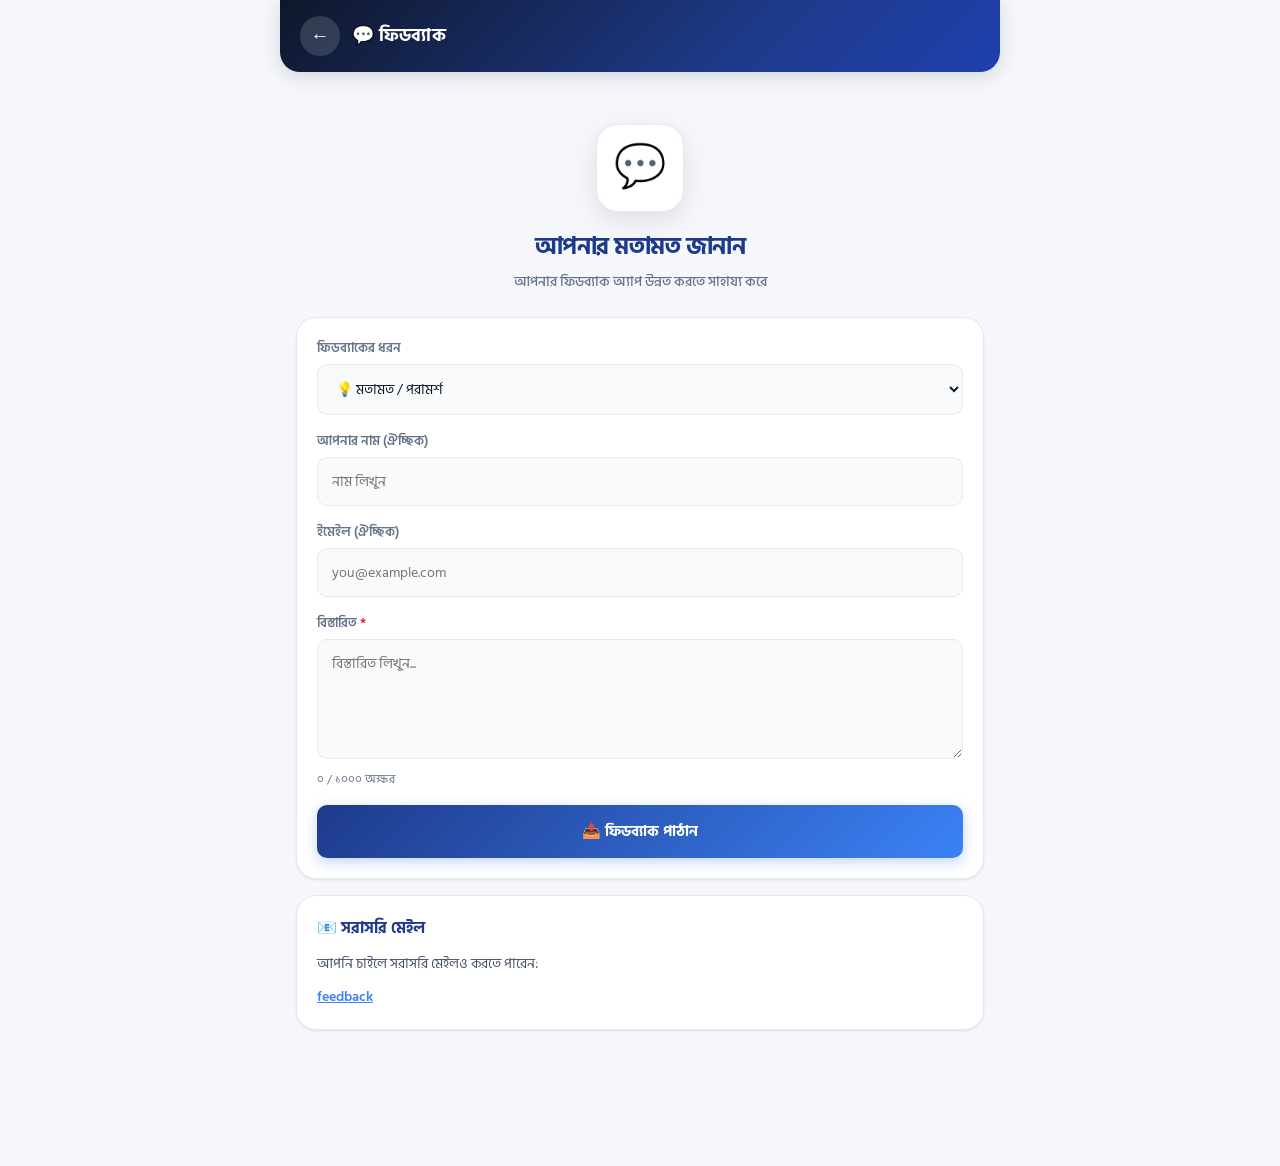
<file: feedback.html>
<!DOCTYPE html>
<html lang="bn">
<head>
<meta charset="UTF-8">
<meta name="viewport" content="width=device-width, initial-scale=1.0">
<title>ফিডব্যাক — আমার খাতা</title>
<link rel="manifest" href="manifest.json">
<link rel="icon" type="image/png" href="logo-192.png">
<link rel="preconnect" href="https://fonts.googleapis.com">
<link rel="preconnect" href="https://fonts.gstatic.com" crossorigin>
<link href="https://fonts.googleapis.com/css2?family=Hind+Siliguri:wght@300;400;500;600;700;800&display=swap" rel="stylesheet">
<link rel="stylesheet" href="css/common.css">
<link rel="stylesheet" href="css/pages.css">
</head>
<body>
<div class="app">
  <div class="header">
    <button class="back-btn" onclick="window.location.href='index.html'">←</button>
    <h1>💬 ফিডব্যাক</h1>
  </div>
  <div class="screen">
    <div class="page-header">
      <div class="page-logo">💬</div>
      <h1>আপনার মতামত জানান</h1>
      <p>আপনার ফিডব্যাক অ্যাপ উন্নত করতে সাহায্য করে</p>
    </div>

    <div class="page-card">
      <form class="feedback-form" onsubmit="submitFeedback(event)">
        <div class="form-group">
          <label>ফিডব্যাকের ধরন</label>
          <select id="fbType" required>
            <option value="feedback">💡 মতামত / পরামর্শ</option>
            <option value="bug">🐛 বাগ রিপোর্ট</option>
            <option value="feature">✨ নতুন ফিচার অনুরোধ</option>
            <option value="other">📝 অন্যান্য</option>
          </select>
        </div>
        <div class="form-group">
          <label>আপনার নাম (ঐচ্ছিক)</label>
          <input type="text" id="fbName" placeholder="নাম লিখুন" maxlength="50">
        </div>
        <div class="form-group">
          <label>ইমেইল (ঐচ্ছিক)</label>
          <input type="email" id="fbEmail" placeholder="you@example.com" maxlength="80">
        </div>
        <div class="form-group">
          <label>বিস্তারিত <span style="color:#DC2626;">*</span></label>
          <textarea id="fbMessage" placeholder="বিস্তারিত লিখুন..." maxlength="1000" required></textarea>
          <div style="font-size:11.5px; color:var(--text-muted); margin-top:4px;">
            <span id="fbCharCount">০</span> / ১০০০ অক্ষর
          </div>
        </div>
        <button type="submit" class="btn-submit">
          📤 ফিডব্যাক পাঠান
        </button>
      </form>
    </div>

    <div class="page-card">
      <h3>📧 সরাসরি মেইল</h3>
      <p>আপনি চাইলে সরাসরি মেইলও করতে পারেন:</p>
      <p style="margin-top:8px;"><a href="mailto:nishatbadhon117@gmail.com" style="color:var(--primary-light); font-weight:600;">feedback</a></p>
    </div>
  </div>
</div>

<div class="toast" id="toast"></div>

<script src="js/common.js"></script>
<script src="js/ui.js"></script>
<script src="js/storage.js"></script>
<script>
  document.addEventListener('DOMContentLoaded', () => {
    applyTheme(getTheme());
    const msg = document.getElementById('fbMessage');
    const count = document.getElementById('fbCharCount');
    if (msg && count) {
      msg.addEventListener('input', () => {
        count.textContent = toBn(msg.value.length);
      });
    }
  });

  function submitFeedback(e) {
    e.preventDefault();
    const type = document.getElementById('fbType').value;
    const name = document.getElementById('fbName').value.trim();
    const email = document.getElementById('fbEmail').value.trim();
    const message = document.getElementById('fbMessage').value.trim();

    if (!message) {
      showToast('বিস্তারিত লিখুন', 'error');
      return;
    }

    const typeLabels = {
      feedback: 'মতামত',
      bug: 'বাগ রিপোর্ট',
      feature: 'ফিচার অনুরোধ',
      other: 'অন্যান্য'
    };

    const subject = encodeURIComponent(`[লিখিপাতা] ${typeLabels[type]} - ${name || 'Anonymous'}`);
    const body = encodeURIComponent(
      `ধরন: ${typeLabels[type]}\n` +
      `নাম: ${name || '—'}\n` +
      `ইমেইল: ${email || '—'}\n\n` +
      `বার্তা:\n${message}\n\n` +
      `---\nApp: আমার খাতা v1.0\nDate: ${new Date().toLocaleString('bn-BD')}`
    );

    window.location.href = `mailto:feedback@amarkhata.app?subject=${subject}&body=${body}`;
    showToast('মেইল অ্যাপ খোলা হচ্ছে...', 'success');
  }
</script>
</body>
</html>
</file>
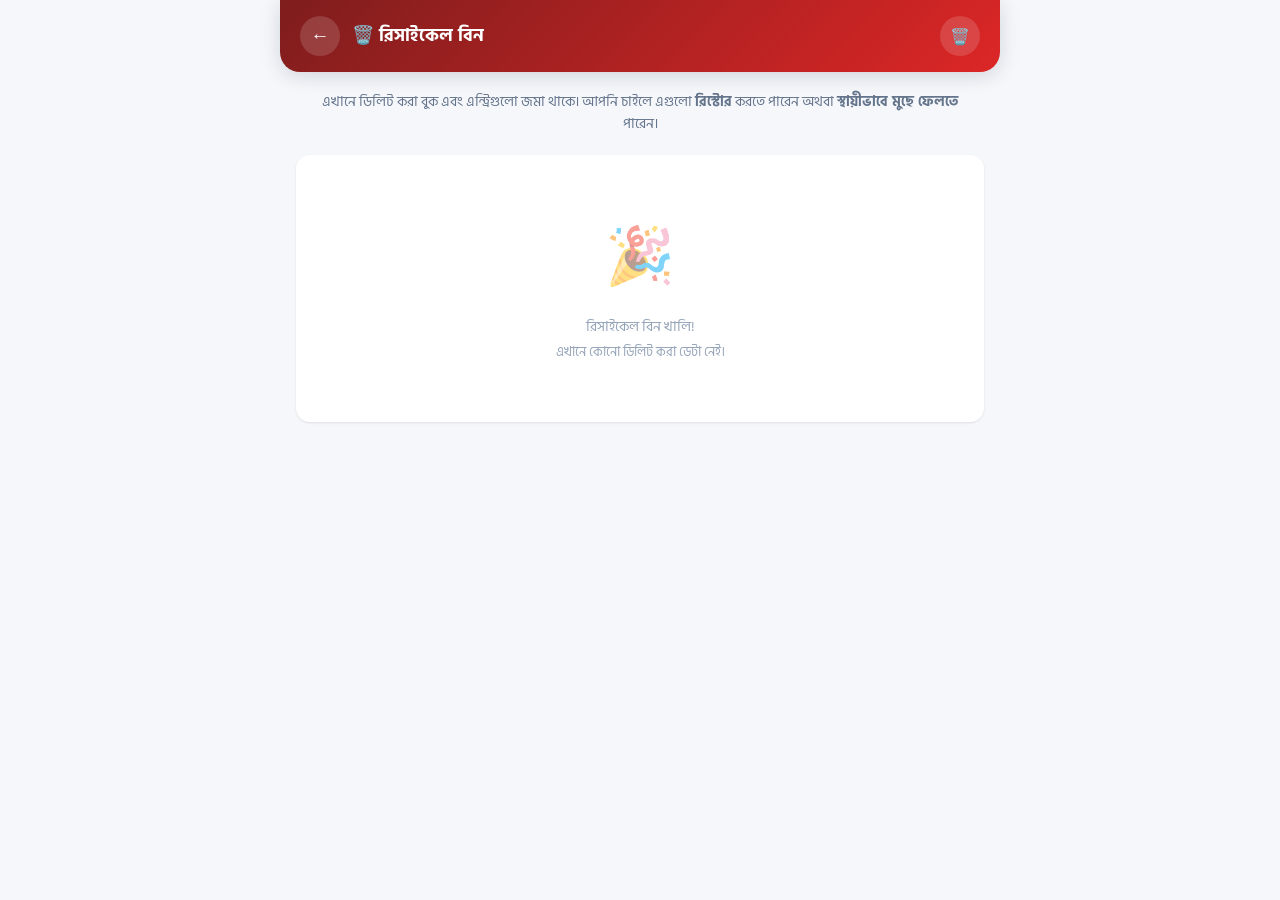
<file: recycle-bin.html>
<!DOCTYPE html>
<html lang="bn">
<head>
<meta charset="UTF-8">
<meta name="viewport" content="width=device-width, initial-scale=1.0, maximum-scale=1.0, user-scalable=no">
<meta name="theme-color" content="#0F172A">
<title>রিসাইকেল বিন — লিখিপাতা</title>
<link rel="manifest" href="manifest.json">
<link rel="icon" type="image/png" href="logo-192.png">
<link rel="preconnect" href="https://fonts.googleapis.com">
<link rel="preconnect" href="https://fonts.gstatic.com" crossorigin>
<link href="https://fonts.googleapis.com/css2?family=Hind+Siliguri:wght@300;400;500;600;700&display=swap" rel="stylesheet">
<link rel="stylesheet" href="css/common.css">
<style>
  .recycle-card {
    background: var(--bg-card);
    border-radius: var(--radius-md);
    padding: 16px;
    margin-bottom: 12px;
    box-shadow: var(--shadow-sm);
    border: 1px solid rgba(0,0,0,0.03);
    transition: transform 0.2s ease, box-shadow 0.2s ease;
  }
  .recycle-card:hover {
    box-shadow: var(--shadow-md);
    transform: translateY(-2px);
  }
  .recycle-header {
    display: flex;
    justify-content: space-between;
    align-items: center;
    margin-bottom: 12px;
    font-size: 12px;
    color: var(--text-muted);
    border-bottom: 1px dashed #E2E8F0;
    padding-bottom: 10px;
  }
  .recycle-tag {
    background: #FEE2E2;
    color: #DC2626;
    padding: 4px 10px;
    border-radius: 20px;
    font-weight: 700;
    font-size: 11px;
    display: flex;
    align-items: center;
    gap: 5px;
  }
  .recycle-tag.entry { background: #E0E7FF; color: #4338CA; }
  .recycle-body { font-size: 14px; color: var(--text-main); margin-bottom: 16px; line-height: 1.6; }
  .recycle-body strong { color: var(--primary); }
  .recycle-actions { display: flex; gap: 10px; }
  .recycle-actions button {
    flex: 1; padding: 12px; border: none;
    border-radius: var(--radius-sm); font-size: 13.5px; font-weight: 600;
    cursor: pointer; font-family: inherit; transition: 0.2s ease;
  }
  .btn-restore { background: #D1FAE5; color: #059669; }
  .btn-restore:hover { background: #A7F3D0; }
  .btn-permanent { background: #FEE2E2; color: #DC2626; }
  .btn-permanent:hover { background: #FECACA; }
  .empty-bin {
    text-align: center; padding: 60px 20px; color: #94A3B8;
    background: var(--bg-card); border-radius: var(--radius-md);
    box-shadow: var(--shadow-sm);
  }
  .empty-bin .icon { font-size: 56px; margin-bottom: 14px; opacity: 0.5; }
  .empty-bin p { font-size: 14px; }
  .section-title {
    font-size: 15px; font-weight: 700; color: var(--text-muted);
    margin: 20px 4px 12px; display: flex; justify-content: space-between; align-items: center;
  }
  .section-title .count {
    background: rgba(220, 38, 38, 0.1); color: #DC2626;
    padding: 2px 10px; border-radius: 20px; font-size: 12px;
  }
  body.dark-mode .recycle-card { border-color: #334155; }
  body.dark-mode .recycle-header { border-color: #334155; }
  body.amoled-mode .recycle-card { border-color: #333; }
  body.amoled-mode .recycle-header { border-color: #333; }
</style>
</head>
<body>

<div class="app">
  <div class="header" style="background: linear-gradient(135deg, #7F1D1D 0%, #DC2626 100%);">
    <button class="back-btn" onclick="window.location.href='index.html'">←</button>
    <h1>🗑️ রিসাইকেল বিন</h1>
    <button class="header-icon-btn" onclick="emptyBin()" title="সব মুছে ফেলুন" style="font-size: 16px;">🗑️</button>
  </div>

  <div class="screen">
    <div style="text-align: center; margin-bottom: 20px; padding: 0 10px;">
      <p style="font-size: 13.5px; color: var(--text-muted); line-height: 1.6;">
        এখানে ডিলিট করা বুক এবং এন্ট্রিগুলো জমা থাকে। আপনি চাইলে এগুলো <b>রিস্টোর</b> করতে পারেন অথবা <b>স্থায়ীভাবে মুছে ফেলতে</b> পারেন।
      </p>
    </div>

    <div id="booksSection" style="display:none;">
      <div class="section-title">
        <span>📚 ডিলিট করা বুক</span>
        <span class="count" id="booksCount">০টি</span>
      </div>
      <div id="trashedBooksList"></div>
    </div>

    <div id="entriesSection" style="display:none;">
      <div class="section-title">
        <span>📝 ডিলিট করা এন্ট্রি</span>
        <span class="count" id="entriesCount">০টি</span>
      </div>
      <div id="trashedEntriesList"></div>
    </div>

    <div class="empty-bin" id="emptyBinState" style="display:none;">
      <div class="icon">🎉</div>
      <p>রিসাইকেল বিন খালি!</p>
      <p style="font-size: 12.5px; margin-top: 5px;">এখানে কোনো ডিলিট করা ডেটা নেই।</p>
    </div>
  </div>
</div>

<div class="toast" id="toast"></div>

<script src="js/common.js"></script>
<script src="js/storage.js"></script>
<script>
  let trashedBooks = [];
  let trashedEntries = [];

  function loadTrashData() {
    trashedBooks = loadFromStorage('likhipata_trash_books', []);
    trashedEntries = loadFromStorage('likhipata_trash_entries', []);
    renderLists();
  }

  function renderLists() {
    const booksSection = document.getElementById('booksSection');
    const entriesSection = document.getElementById('entriesSection');
    const emptyState = document.getElementById('emptyBinState');

    if (trashedBooks.length > 0) {
      booksSection.style.display = 'block';
      document.getElementById('booksCount').textContent = toBn(trashedBooks.length) + 'টি';
      document.getElementById('trashedBooksList').innerHTML = trashedBooks.map(item => {
        const entryCount = item.entries ? item.entries.length : 0;
        const delDate = new Date(item.deletedAt).toLocaleString('bn-BD');
        return `
          <div class="recycle-card">
            <div class="recycle-header">
              <span class="recycle-tag">বুক</span>
              <span>ডিলিট: ${delDate}</span>
            </div>
            <div class="recycle-body">
              <div style="display:flex; align-items:center; gap:10px;">
                <span style="font-size:24px;">${item.icon || '📘'}</span>
                <div>
                  <strong>${escapeHtml(item.name)}</strong>
                  <div style="font-size:12px; color:var(--text-muted); margin-top:2px;">
                    ${toBn(entryCount)}টি এন্ট্রি ছিল
                  </div>
                </div>
              </div>
            </div>
            <div class="recycle-actions">
              <button class="btn-restore" onclick="restoreBook('${item.id}')">↩️ রিস্টোর</button>
              <button class="btn-permanent" onclick="permanentDeleteBookUI('${item.id}')">স্থায়ীভাবে মুছুন</button>
            </div>
          </div>
        `;
      }).join('');
    } else {
      booksSection.style.display = 'none';
    }

    if (trashedEntries.length > 0) {
      entriesSection.style.display = 'block';
      document.getElementById('entriesCount').textContent = toBn(trashedEntries.length) + 'টি';
      document.getElementById('trashedEntriesList').innerHTML = trashedEntries.map(item => {
        const delDate = new Date(item.deletedAt).toLocaleString('bn-BD');
        let preview = '';
        const keys = Object.keys(item).filter(k => !['id', 'bookId', 'deletedAt', 'createdAt', 'updatedAt'].includes(k));
        if (keys.length > 0) {
          preview = keys.slice(0, 2).map(k => {
            let val = item[k];
            if (typeof val === 'boolean') val = val ? 'হ্যাঁ' : 'না';
            if (typeof val === 'number') val = toBn(val);
            return `<span style="font-size:12px; color:var(--text-muted);">${escapeHtml(String(val).slice(0, 20))}</span>`;
          }).join(' • ');
        }

        let bookName = '⚠️ অজানা বুক (রিস্টোর সম্ভব নয়)';
        const parentBook = getBooks().find(b => b.id === item.bookId);
        if (parentBook) bookName = parentBook.name;

        return `
          <div class="recycle-card">
            <div class="recycle-header">
              <span class="recycle-tag entry">এন্ট্রি</span>
              <span>ডিলিট: ${delDate}</span>
            </div>
            <div class="recycle-body">
              <div style="font-size:13px; margin-bottom:6px;">
                <strong>বুক:</strong> ${escapeHtml(bookName)}
              </div>
              <div style="font-size:12.5px; color:var(--text-muted);">
                ${preview || 'কোনো ডেটা নেই'}
              </div>
            </div>
            <div class="recycle-actions">
              <button class="btn-restore" onclick="restoreEntry('${item.id}')" ${!parentBook ? 'disabled style="opacity:0.5;cursor:not-allowed;"' : ''}>↩️ রিস্টোর</button>
              <button class="btn-permanent" onclick="permanentDeleteEntryUI('${item.id}')">স্থায়ীভাবে মুছুন</button>
            </div>
          </div>
        `;
      }).join('');
    } else {
      entriesSection.style.display = 'none';
    }

    if (trashedBooks.length === 0 && trashedEntries.length === 0) {
      emptyState.style.display = 'block';
    } else {
      emptyState.style.display = 'none';
    }
  }

  function restoreBook(id) {
    if (!confirm('এই বুকটি এবং এর সব এন্ট্রি কি ফিরিয়ে আনতে চান?')) return;
    if (restoreBookFromTrash(id)) {
      showToast('বুক সফলভাবে রিস্টোর হয়েছে', 'success');
      loadTrashData();
    } else {
      showToast('রিস্টোর করা যায়নি', 'error');
    }
  }

  function permanentDeleteBookUI(id) {
    if (!confirm('এটি স্থায়ীভাবে মুছে ফেলবেন? এটি আর ফিরিয়ে আনা যাবে না!')) return;
    if (permanentlyDeleteBook(id)) {
      showToast('বুক স্থায়ীভাবে মুছে ফেলা হয়েছে', 'success');
      loadTrashData();
    } else {
      showToast('মুছে ফেলা ব্যর্থ', 'error');
    }
  }

  function restoreEntry(id) {
    if (!confirm('এই এন্ট্রিটি কি ফিরিয়ে আনতে চান?')) return;
    if (restoreEntryFromTrash(id)) {
      showToast('এন্ট্রি সফলভাবে রিস্টোর হয়েছে', 'success');
      loadTrashData();
    } else {
      showToast('রিস্টোর করা যায়নি — বুকটি হয়তো ডিলিট হয়ে গেছে', 'error');
    }
  }

  function permanentDeleteEntryUI(id) {
    if (!confirm('এটি স্থায়ীভাবে মুছে ফেলবেন? এটি আর ফিরিয়ে আনা যাবে না!')) return;
    if (permanentlyDeleteEntry(id)) {
      showToast('এন্ট্রি স্থায়ীভাবে মুছে ফেলা হয়েছে', 'success');
      loadTrashData();
    } else {
      showToast('মুছে ফেলা ব্যর্থ', 'error');
    }
  }

  function emptyBin() {
    if (trashedBooks.length === 0 && trashedEntries.length === 0) {
      showToast('বিন আগে থেকেই খালি', 'error');
      return;
    }
    if (!confirm('রিসাইকেল বিনের সব ডেটা স্থায়ীভাবে মুছে ফেলবেন?')) return;
    emptyRecycleBin();
    showToast('বিন খালি করা হয়েছে', 'success');
    loadTrashData();
  }

  document.addEventListener('DOMContentLoaded', () => {
    applyTheme(getTheme());
    loadTrashData();
  });
</script>
</body>
</html>
</file>
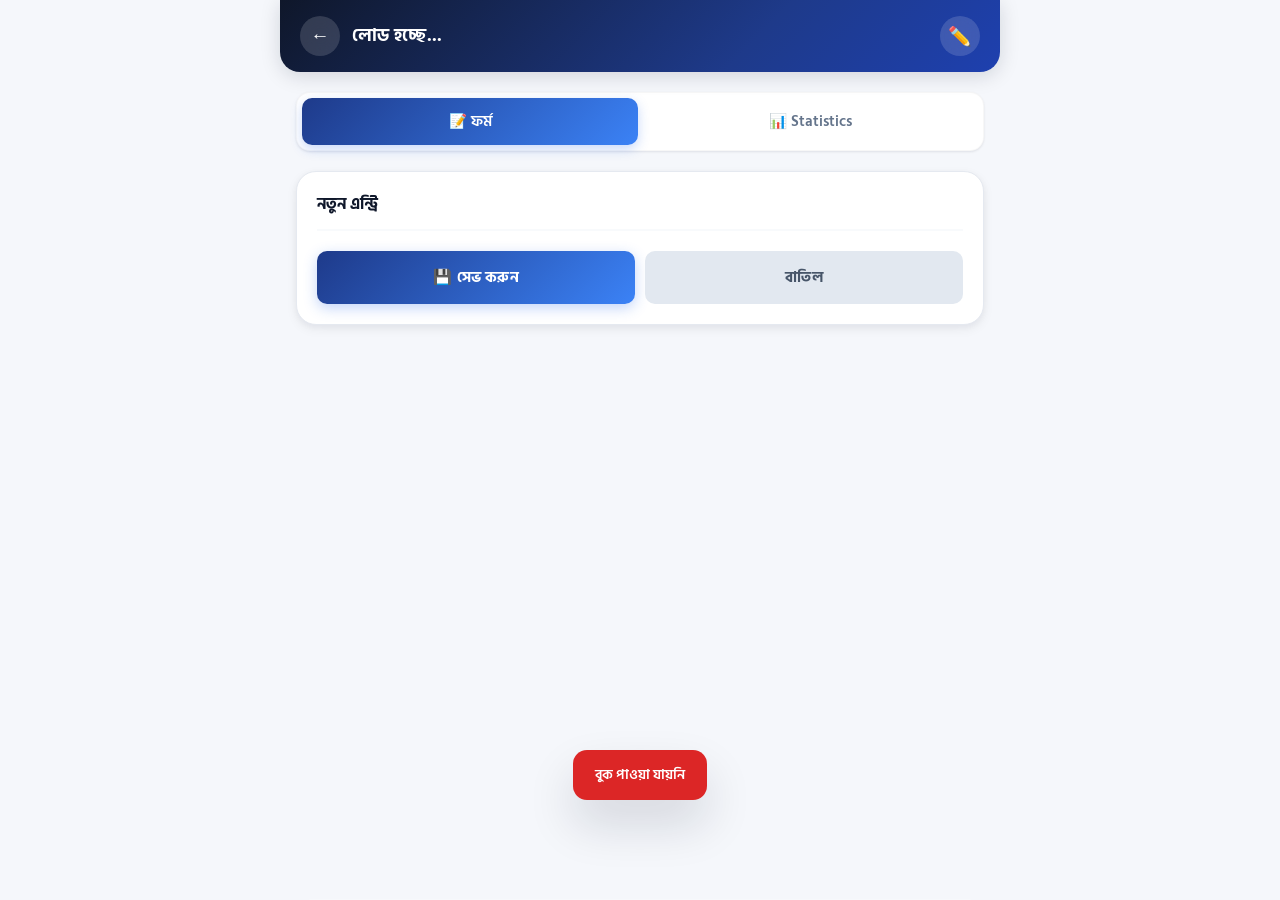
<file: view.html>
<!DOCTYPE html>
<html lang="bn">
<head>
<meta charset="UTF-8">
<meta name="viewport" content="width=device-width, initial-scale=1.0, maximum-scale=1.0, user-scalable=no">
<meta name="theme-color" content="#0F172A">
<title>এন্ট্রি ভিউ — লিখিপাতা</title>
<link rel="manifest" href="manifest.json">
<link rel="icon" type="image/png" href="logo-192.png">
<!-- Premium Font -->
<link rel="preconnect" href="https://fonts.googleapis.com">
<link rel="preconnect" href="https://fonts.gstatic.com" crossorigin>
<link href="https://fonts.googleapis.com/css2?family=Hind+Siliguri:wght@300;400;500;600;700&display=swap" rel="stylesheet">
<link rel="stylesheet" href="css/common.css">
<link rel="stylesheet" href="css/view.css">
</head>
<body>

<div class="app">
  <div class="header">
    <button class="back-btn" onclick="goBack()">←</button>
    <h1 id="pageTitle">লোড হচ্ছে...</h1>
    <button class="header-icon-btn" onclick="openBuilder()" title="এডিট">✏️</button>
  </div>

  <div class="screen">
    <!-- Print Header (Only visible when printing) -->
    <div class="print-header" id="printHeader">
      <h1 id="printTitle">লিখিপাতা</h1>
      <p id="printDate"></p>
    </div>

    <!-- Tabs -->
    <div class="view-tabs">
      <button class="view-tab active" id="tabForm" onclick="switchViewTab('form')">📝 ফর্ম</button>
      <button class="view-tab" id="tabTable" onclick="switchViewTab('table')">📊 Statistics</button>
    </div>

    <!-- Form View -->
    <div id="formView">
      <div class="form-card">
        <h2>
          <span id="formTitle">নতুন এন্ট্রি</span>
          <span class="edit-badge" id="editBadge" style="display:none;">এডিট</span>
        </h2>
        <div id="dynamicForm"></div>
        
        <!-- No Fields State -->
        <div class="no-fields-state" id="noFieldsState" style="display:none;">
          <div class="icon">📋</div>
          <h3>কোনো ফিল্ড নেই</h3>
          <p>এই বুকের জন্য এখনো কোনো ফিল্ড তৈরি করা হয়নি। আগে ফিল্ড তৈরি করুন।</p>
          <button onclick="openBuilder()">ফিল্ড তৈরি করুন</button>
        </div>

        <!-- Form Buttons -->
        <div class="btn-row" id="formBtnRow">
          <button class="btn btn-save" onclick="saveEntry()">💾 সেভ করুন</button>
          <button class="btn btn-cancel" onclick="cancelForm()">বাতিল</button>
          <button class="btn btn-delete" id="deleteBtn" onclick="deleteCurrent()" style="display:none;">🗑️ ডিলিট</button>
        </div>
      </div>
    </div>

    <!-- Table View -->
    <div id="tableView" style="display:none;">
      <!-- Statistics Summary -->
      <div class="summary-strip" id="summaryStrip">
        <!-- Dynamically populated by JS -->
      </div>

      <!-- Toolbar -->
      <div class="table-toolbar">
        <input type="text" class="table-search" id="tableSearch" placeholder="🔍 সার্চ করুন..." oninput="renderTable()">
        
        <div class="table-toolbar-row">
          <button class="table-tool-btn" id="filterBtn" onclick="toggleFilterPanel()">🔽 ফিল্টার</button>
          <button class="table-tool-btn" id="sortBtn" onclick="toggleSortPanel()">↕️ সর্ট</button>
          <button class="table-tool-btn select" id="selectModeBtn" onclick="isSelectMode ? exitSelectMode() : enterSelectMode()">☑ Select</button>
          <button class="table-tool-btn export" onclick="openExportSheet()">📥 এক্সপোর্ট</button>
        </div>

        <!-- Filter Panel -->
                <!-- Filter Panel -->
        <div class="filter-panel" id="filterPanel">
          <label>তারিখ অনুযায়ী ফিল্টার</label>
          <select id="filterDate" onchange="toggleDateRange(); renderTable();">
            <option value="">সব</option>
            <option value="today">আজ</option>
            <option value="week">গত ৭ দিন</option>
            <option value="month">এই মাস</option>
            <option value="year">এই বছর</option>
            <option value="custom">কাস্টম তারিখ রেঞ্জ</option>
          </select>
          
          <!-- Date Range Inputs -->
          <div id="dateRangeInputs" style="display: none; margin-top: 10px;">
            <label style="margin-top: 10px;">শুরুর তারিখ</label>
            <input type="date" id="filterStartDate" onchange="renderTable()">
            <label style="margin-top: 10px;">শেষ তারিখ</label>
            <input type="date" id="filterEndDate" onchange="renderTable()">
          </div>
        </div>

        <!-- Sort Panel -->
        <div class="filter-panel" id="sortPanel">
          <label>সাজান</label>
          <select id="sortBy" onchange="renderTable()">
            <option value="newest">নতুন আগে</option>
            <option value="oldest">পুরোনো আগে</option>
          </select>
        </div>
      </div>

      <!-- Selection Bar -->
      <div class="selection-bar" id="selectionBar">
        <span class="count" id="selCount">০টি নির্বাচিত</span>
        <button onclick="toggleSelectAll()">সব সিলেক্ট</button>
        <button class="danger" onclick="deleteSelected()">ডিলিট</button>
      </div>

      <!-- Table -->
      <div class="view-table-card">
        <div class="view-table-wrap">
          <table class="view-table">
            <thead id="tableHead"></thead>
            <tbody id="tableBody"></tbody>
          </table>
        </div>
        <div class="table-empty" id="tableEmpty" style="display:none;">
          <div class="icon">📭</div>
          <p>কোনো ডেটা নেই</p>
        </div>
      </div>
    </div>
  </div>
</div>

<!-- Export Sheet -->
<div class="sheet-overlay" id="exportOverlay" onclick="closeExportSheet()"></div>
<div class="bottom-sheet" id="exportSheet">
  <div class="sheet-drag"></div>
  <div class="sheet-title">এক্সপোর্ট ফরম্যাট নির্বাচন করুন</div>
  <div class="sheet-options">
    <button class="sheet-btn" onclick="exportCSV()">
      <span class="icon">📄</span>
      <span class="text">CSV</span>
    </button>
    <button class="sheet-btn" onclick="exportPDF()">
      <span class="icon">🖨️</span>
      <span class="text">PDF / প্রিন্ট</span>
    </button>
  </div>
  <button class="sheet-cancel" onclick="closeExportSheet()">বাতিল</button>
</div>

<!-- Delete Modal -->
<div class="modal-overlay" id="deleteModal" onclick="if(event.target===this) closeDeleteModal()">
  <div class="modal-content">
    <h3>
      <span>⚠️ ডিলিট নিশ্চিতকরণ</span>
      <button class="close-x" onclick="closeDeleteModal()">✕</button>
    </h3>
    <p id="deleteMessage" style="font-size:14.5px; color:#475569; line-height:1.6; margin-bottom:20px;">এই এন্ট্রিটি ডিলিট করবেন?</p>
    <div class="modal-actions">
      <button class="btn btn-cancel" onclick="closeDeleteModal()">বাতিল</button>
      <button class="btn btn-delete" onclick="confirmDelete()">হ্যাঁ, ডিলিট</button>
    </div>
  </div>
</div>
<!-- FAB (Floating Action Button) for adding new entry -->
<button class="fab-add-entry" id="fabAddEntry" onclick="cancelForm(); switchViewTab('form')" title="নতুন এন্ট্রি">
  <span>+</span>
</button>

<!-- Toast -->
<div class="toast" id="toast"></div>

<script src="js/common.js"></script>
<script src="js/ui.js"></script>
<script src="js/storage.js"></script>
<script src="js/formula-engine.js"></script>
<script src="js/view.js"></script>
</body>
</html>
</file>
<file: css/common.css>
/* ============================================================
   আমার খাতা — Common Styles v2 (Professional)
   ============================================================ */

:root {
  --font-main: 'Hind Siliguri', 'Segoe UI', system-ui, sans-serif;
  
  --bg-main: #F5F7FB;
  --bg-card: #FFFFFF;
  --bg-elevated: #FFFFFF;
  --bg-subtle: #F8FAFC;
  --text-main: #0F172A;
  --text-muted: #64748B;
  --text-faint: #94A3B8;
  
  --primary: #1E3A8A;
  --primary-light: #3B82F6;
  --primary-soft: #EFF6FF;
  --primary-gradient: linear-gradient(135deg, #1E3A8A 0%, #3B82F6 100%);
  --header-gradient: linear-gradient(135deg, #0F172A 0%, #1E3A8A 65%, #1E40AF 100%);
  --accent-gradient: linear-gradient(135deg, #6366F1, #8B5CF6);
  
  --success: #059669;
  --success-soft: #D1FAE5;
  --danger: #DC2626;
  --danger-soft: #FEE2E2;
  --warning: #D97706;
  --warning-soft: #FEF3C7;
  --info: #0284C7;
  --info-soft: #E0F2FE;
  
  --border-subtle: #E5E9F0;
  --border-strong: #CBD5E1;
  
  --shadow-sm: 0 1px 2px rgba(15,23,42,0.04), 0 1px 3px rgba(15,23,42,0.06);
  --shadow-md: 0 4px 12px rgba(15,23,42,0.06), 0 2px 6px rgba(15,23,42,0.04);
  --shadow-lg: 0 12px 32px rgba(15,23,42,0.10), 0 4px 12px rgba(15,23,42,0.06);
  --shadow-xl: 0 24px 48px rgba(15,23,42,0.14);
  
  --radius-xs: 6px;
  --radius-sm: 10px;
  --radius-md: 14px;
  --radius-lg: 20px;
  --radius-xl: 28px;
  
  --transition-fast: 0.15s cubic-bezier(0.4, 0, 0.2, 1);
  --transition-base: 0.25s cubic-bezier(0.4, 0, 0.2, 1);
  --transition-slow: 0.4s cubic-bezier(0.16, 1, 0.3, 1);
}

* {
  box-sizing: border-box;
  margin: 0;
  padding: 0;
  -webkit-tap-highlight-color: transparent;
}

html { scroll-behavior: smooth; }
html, body { height: 100%; }

body {
  font-family: var(--font-main);
  background: var(--bg-main);
  color: var(--text-main);
  overflow-x: hidden;
  font-size: 15px;
  line-height: 1.55;
  -webkit-font-smoothing: antialiased;
  -moz-osx-font-smoothing: grayscale;
  min-height: 100vh;
}

/* ============ App Container ============ */
.app {
  max-width: 720px;
  margin: 0 auto;
  min-height: 100vh;
  background: var(--bg-main);
  position: relative;
  padding-bottom: 20px;
}

/* ============ Header ============ */
.header {
  background: var(--header-gradient);
  color: white;
  padding: 16px 20px;
  display: flex;
  align-items: center;
  gap: 12px;
  border-radius: 0 0 var(--radius-lg) var(--radius-lg);
  box-shadow: 0 4px 20px rgba(15,23,42,0.15);
  position: sticky;
  top: 0;
  z-index: 100;
}
.header h1 {
  font-size: 18px;
  font-weight: 700;
  flex: 1;
  letter-spacing: 0.1px;
  white-space: nowrap;
  overflow: hidden;
  text-overflow: ellipsis;
}
.back-btn, .header-icon-btn {
  background: rgba(255,255,255,0.15);
  border: none;
  color: white;
  width: 40px;
  height: 40px;
  border-radius: 50%;
  font-size: 19px;
  cursor: pointer;
  display: flex;
  align-items: center;
  justify-content: center;
  transition: var(--transition-fast);
  flex-shrink: 0;
  backdrop-filter: blur(8px);
  -webkit-backdrop-filter: blur(8px);
}
.back-btn:hover, .header-icon-btn:hover {
  background: rgba(255,255,255,0.25);
  transform: scale(1.05);
}
.back-btn:active, .header-icon-btn:active {
  transform: scale(0.95);
}

/* ============ Screen ============ */
.screen {
  padding: 20px 16px;
  padding-bottom: 100px;
  animation: fadeIn 0.3s ease;
}
@keyframes fadeIn {
  from { opacity: 0; transform: translateY(8px); }
  to { opacity: 1; transform: translateY(0); }
}

/* ============ Form Card ============ */
.form-card {
  background: var(--bg-card);
  border-radius: var(--radius-lg);
  padding: 20px;
  box-shadow: var(--shadow-md);
  border: 1px solid var(--border-subtle);
  margin-bottom: 16px;
}
.form-card h2 {
  font-size: 16px;
  color: var(--text-main);
  font-weight: 700;
  margin-bottom: 18px;
  padding-bottom: 12px;
  border-bottom: 2px solid var(--bg-subtle);
  display: flex;
  align-items: center;
  justify-content: space-between;
}
.form-card h2 .edit-badge {
  background: var(--warning-soft);
  color: var(--warning);
  padding: 4px 11px;
  border-radius: 20px;
  font-size: 11px;
  font-weight: 700;
  letter-spacing: 0.3px;
}

/* ============ Form Group ============ */
.form-group {
  margin-bottom: 16px;
  position: relative;
}
.form-group label {
  display: block;
  font-size: 13px;
  color: #475569;
  font-weight: 600;
  margin-bottom: 7px;
}
.form-group label .req { color: var(--danger); }
.form-group label .opt {
  color: var(--text-faint);
  font-weight: 500;
  font-size: 11.5px;
}
.form-group input,
.form-group select,
.form-group textarea {
  width: 100%;
  padding: 13px 14px;
  border: 1.5px solid var(--border-subtle);
  border-radius: var(--radius-sm);
  font-size: 15px;
  font-family: var(--font-main);
  color: var(--text-main);
  background: var(--bg-subtle);
  transition: var(--transition-base);
}
.form-group input:focus,
.form-group select:focus,
.form-group textarea:focus {
  outline: none;
  border-color: var(--primary-light);
  box-shadow: 0 0 0 4px rgba(59,130,246,0.12);
  background: white;
}
.form-group textarea {
  min-height: 70px;
  resize: vertical;
}
.form-row {
  display: grid;
  grid-template-columns: 1fr 1fr;
  gap: 12px;
}

/* ============ Buttons ============ */
.btn-row {
  display: flex;
  gap: 10px;
  margin-top: 20px;
}
.btn {
  flex: 1;
  padding: 14px 16px;
  border: none;
  border-radius: var(--radius-sm);
  font-size: 15px;
  font-weight: 700;
  letter-spacing: 0.2px;
  cursor: pointer;
  font-family: var(--font-main);
  transition: var(--transition-base);
  display: inline-flex;
  align-items: center;
  justify-content: center;
  gap: 6px;
}
.btn:active { transform: scale(0.97); }
.btn:disabled {
  opacity: 0.5;
  cursor: not-allowed;
  transform: none !important;
}
.btn-save, .btn-primary {
  background: var(--primary-gradient);
  color: white;
  box-shadow: 0 4px 14px rgba(37,99,235,0.28);
}
.btn-save:hover:not(:disabled), .btn-primary:hover:not(:disabled) {
  transform: translateY(-1px);
  box-shadow: 0 8px 20px rgba(37,99,235,0.35);
}
.btn-cancel {
  background: #E2E8F0;
  color: #475569;
}
.btn-cancel:hover { background: #CBD5E1; }
.btn-delete {
  background: var(--danger);
  color: white;
  box-shadow: 0 2px 8px rgba(220,38,38,0.25);
}
.btn-delete:hover { background: #B91C1C; }

/* ============ Toast ============ */
.toast {
  position: fixed;
  bottom: 100px;
  left: 50%;
  transform: translateX(-50%) translateY(20px);
  background: #0F172A;
  color: white;
  padding: 14px 22px;
  border-radius: var(--radius-md);
  font-size: 14px;
  font-weight: 600;
  box-shadow: var(--shadow-xl);
  z-index: 2000;
  max-width: min(90%, 420px);
  text-align: center;
  opacity: 0;
  visibility: hidden;
  transition: opacity 0.3s ease, visibility 0.3s ease, transform 0.3s ease;
  display: flex;
  align-items: center;
  gap: 10px;
}
.toast.show {
  opacity: 1;
  visibility: visible;
  transform: translateX(-50%) translateY(0);
}
.toast.error { background: var(--danger); }
.toast.success { background: var(--success); }
.toast.warning { background: var(--warning); }
.toast .toast-action {
  background: rgba(255,255,255,0.2);
  color: white;
  border: none;
  padding: 6px 12px;
  border-radius: var(--radius-xs);
  font-size: 12px;
  font-weight: 700;
  cursor: pointer;
  font-family: inherit;
  margin-left: 6px;
  white-space: nowrap;
}
.toast .toast-action:hover {
  background: rgba(255,255,255,0.3);
}

/* ============ Modal ============ */
.modal-overlay {
  position: fixed;
  inset: 0;
  background: rgba(15,23,42,0.55);
  backdrop-filter: blur(6px);
  -webkit-backdrop-filter: blur(6px);
  display: none;
  align-items: center;
  justify-content: center;
  z-index: 500;
  padding: 20px;
  opacity: 0;
  transition: opacity 0.25s ease;
}
.modal-overlay.open {
  display: flex;
  opacity: 1;
}
.modal-content {
  background: var(--bg-card);
  border-radius: var(--radius-lg);
  padding: 24px 22px;
  width: 100%;
  max-width: 420px;
  box-shadow: var(--shadow-xl);
  max-height: 90vh;
  overflow-y: auto;
  animation: modalSlide 0.35s cubic-bezier(0.16, 1, 0.3, 1);
}
@keyframes modalSlide {
  from { opacity: 0; transform: translateY(30px) scale(0.96); }
  to { opacity: 1; transform: translateY(0) scale(1); }
}
.modal-content h3 {
  font-size: 17px;
  color: var(--primary);
  font-weight: 700;
  margin-bottom: 18px;
  display: flex;
  align-items: center;
  justify-content: space-between;
  gap: 8px;
}
.modal-content h3 .close-x {
  background: var(--bg-subtle);
  border: none;
  font-size: 18px;
  cursor: pointer;
  color: var(--text-muted);
  width: 32px;
  height: 32px;
  border-radius: 50%;
  display: flex;
  align-items: center;
  justify-content: center;
  transition: var(--transition-fast);
  font-family: inherit;
}
.modal-content h3 .close-x:hover {
  background: var(--border-subtle);
  color: var(--text-main);
}
.modal-actions {
  display: flex;
  gap: 10px;
  margin-top: 22px;
}
.modal-actions .btn { padding: 13px; font-size: 14px; }

/* ============ Confirm Modal (Custom) ============ */
.confirm-modal .modal-content {
  max-width: 380px;
  text-align: center;
}
.confirm-modal .confirm-icon {
  font-size: 48px;
  margin-bottom: 12px;
  display: block;
}
.confirm-modal .confirm-title {
  font-size: 18px;
  font-weight: 700;
  color: var(--text-main);
  margin-bottom: 8px;
  justify-content: center;
}
.confirm-modal .confirm-message {
  font-size: 14.5px;
  color: var(--text-muted);
  line-height: 1.6;
  margin-bottom: 20px;
}
.confirm-modal .modal-actions { margin-top: 0; }

/* ============ Tooltip ============ */
[data-tooltip] {
  position: relative;
}
[data-tooltip]:hover::after {
  content: attr(data-tooltip);
  position: absolute;
  bottom: calc(100% + 8px);
  left: 50%;
  transform: translateX(-50%);
  background: #0F172A;
  color: white;
  padding: 6px 10px;
  border-radius: var(--radius-xs);
  font-size: 11.5px;
  white-space: nowrap;
  z-index: 1000;
  pointer-events: none;
  font-weight: 500;
}

/* ============ Empty State ============ */
.empty-state {
  text-align: center;
  padding: 50px 20px;
  color: var(--text-faint);
}
.empty-state .icon {
  font-size: 56px;
  margin-bottom: 14px;
  opacity: 0.55;
}
.empty-state h3 {
  color: var(--text-muted);
  font-size: 17px;
  margin-bottom: 8px;
  font-weight: 700;
}
.empty-state p {
  font-size: 13.5px;
  max-width: 280px;
  margin: 0 auto;
  line-height: 1.6;
}

/* ============ Dark Mode ============ */
body.dark-mode {
  --bg-main: #0B1220;
  --bg-card: #1E293B;
  --bg-elevated: #1E293B;
  --bg-subtle: #0F172A;
  --text-main: #F1F5F9;
  --text-muted: #94A3B8;
  --text-faint: #64748B;
  --border-subtle: #334155;
  --border-strong: #475569;
  background-color: var(--bg-main);
}
body.dark-mode .app { background-color: var(--bg-main); }
body.dark-mode .form-card,
body.dark-mode .modal-content {
  background-color: var(--bg-card);
  border-color: var(--border-subtle);
}
body.dark-mode .form-card h2,
body.dark-mode .modal-content h3,
body.dark-mode .form-group label {
  color: var(--text-main);
  border-color: var(--border-subtle);
}
body.dark-mode input,
body.dark-mode select,
body.dark-mode textarea {
  background-color: var(--bg-subtle) !important;
  color: var(--text-main) !important;
  border-color: var(--border-strong) !important;
  -webkit-text-fill-color: var(--text-main) !important;
}
body.dark-mode input::placeholder,
body.dark-mode textarea::placeholder {
  color: var(--text-muted) !important;
  -webkit-text-fill-color: var(--text-muted) !important;
}
body.dark-mode .btn-cancel {
  background-color: #334155;
  color: #CBD5E1;
}
body.dark-mode .header { background: #0B1220; }
body.dark-mode .empty-state h3 { color: var(--text-muted); }
body.dark-mode .modal-content h3 .close-x {
  background: var(--bg-subtle);
  color: var(--text-muted);
}

/* ============ AMOLED Mode ============ */
body.amoled-mode {
  --bg-main: #000000;
  --bg-card: #0F0F0F;
  --bg-elevated: #141414;
  --bg-subtle: #000000;
  --text-main: #FFFFFF;
  --text-muted: #A1A1AA;
  --text-faint: #52525B;
  --border-subtle: #27272A;
  --border-strong: #3F3F46;
  background-color: var(--bg-main);
}
body.amoled-mode .app { background-color: var(--bg-main); }
body.amoled-mode .form-card,
body.amoled-mode .modal-content {
  background-color: var(--bg-card);
  border-color: var(--border-subtle);
}
body.amoled-mode .form-card h2,
body.amoled-mode .modal-content h3,
body.amoled-mode .form-group label {
  color: var(--text-main);
  border-color: var(--border-subtle);
}
body.amoled-mode input,
body.amoled-mode select,
body.amoled-mode textarea {
  background-color: var(--bg-subtle) !important;
  color: var(--text-main) !important;
  border-color: var(--border-strong) !important;
  -webkit-text-fill-color: var(--text-main) !important;
}
body.amoled-mode .btn-cancel {
  background-color: #27272A;
  color: #DDDDDD;
}
body.amoled-mode .header { background: #000000; }
body.amoled-mode .modal-content h3 .close-x {
  background: #27272A;
}

/* ============ Print ============ */
.print-header { display: none; }
@media print {
  .print-header {
    display: block !important;
    text-align: center;
    margin-bottom: 20px;
    padding-bottom: 10px;
    border-bottom: 2px solid #000;
  }
  .print-header h1 { font-size: 22px; color: #000; margin-bottom: 4px; }
  .print-header p { font-size: 12px; color: #555; }
}

/* ============ Utilities ============ */
.hidden { display: none !important; }
.text-center { text-align: center; }
.mb-8 { margin-bottom: 8px; }
.mb-12 { margin-bottom: 12px; }
.mb-16 { margin-bottom: 16px; }
.mb-20 { margin-bottom: 20px; }

@keyframes spin {
  to { transform: rotate(360deg); }
}
.spinner {
  display: inline-block;
  width: 16px;
  height: 16px;
  border: 2px solid rgba(255,255,255,0.3);
  border-top-color: white;
  border-radius: 50%;
  animation: spin 0.7s linear infinite;
}

/* ============ Color Options (Book Modal) ============ */
.color-option {
  transition: all 0.2s ease;
  position: relative;
}

.color-option:hover {
  transform: scale(1.1);
}

.color-option.active {
  border-color: var(--primary-light) !important;
  transform: scale(1.15);
  box-shadow: 0 0 0 3px rgba(59, 130, 246, 0.3);
}

.color-option.active::after {
  content: '✓';
  position: absolute;
  inset: 0;
  display: flex;
  align-items: center;
  justify-content: center;
  color: white;
  font-size: 20px;
  font-weight: bold;
  text-shadow: 0 2px 4px rgba(0,0,0,0.3);
}
</file>
<file: css/dashboard.css>
/* ============================================================
   আমার খাতা — Dashboard Styles v2 (Professional)
   ============================================================ */

/* ============ Hero ============ */
.dashboard-hero {
  background: var(--header-gradient);
  color: white;
  padding: 32px 22px 28px;
  border-radius: var(--radius-lg);
  margin-bottom: 24px;
  text-align: center;
  box-shadow: 0 10px 30px rgba(30,58,138,0.25);
  position: relative;
  overflow: hidden;
}
.dashboard-hero::before {
  content: '';
  position: absolute;
  top: -60%;
  right: -30%;
  width: 280px;
  height: 280px;
  background: radial-gradient(circle, rgba(139,92,246,0.35) 0%, transparent 70%);
  pointer-events: none;
}
.dashboard-hero::after {
  content: '';
  position: absolute;
  bottom: -50%;
  left: -20%;
  width: 240px;
  height: 240px;
  background: radial-gradient(circle, rgba(59,130,246,0.3) 0%, transparent 70%);
  pointer-events: none;
}
.dashboard-hero h2 {
  font-size: 26px;
  font-weight: 800;
  letter-spacing: -0.6px;
  margin-bottom: 6px;
  position: relative;
  z-index: 1;
}
.dashboard-hero > p {
  font-size: 14px;
  opacity: 0.85;
  margin-bottom: 24px;
  position: relative;
  z-index: 1;
}

.dashboard-stats {
  display: flex;
  gap: 12px;
  justify-content: center;
  margin-bottom: 24px;
  position: relative;
  z-index: 1;
}
.dash-stat {
  background: rgba(255,255,255,0.12);
  backdrop-filter: blur(10px);
  -webkit-backdrop-filter: blur(10px);
  border: 1px solid rgba(255,255,255,0.2);
  border-radius: var(--radius-md);
  padding: 14px 22px;
  min-width: 120px;
  transition: var(--transition-base);
}
.dash-stat:hover { transform: translateY(-2px); background: rgba(255,255,255,0.16); }
.dash-stat .num {
  font-size: 26px;
  font-weight: 800;
  letter-spacing: -0.5px;
}
.dash-stat .lbl {
  font-size: 12px;
  opacity: 0.85;
  margin-top: 2px;
  font-weight: 500;
}

.btn-create-book {
  background: white;
  color: var(--primary);
  border: none;
  padding: 14px 30px;
  border-radius: var(--radius-md);
  font-size: 15px;
  font-weight: 700;
  cursor: pointer;
  font-family: inherit;
  box-shadow: 0 8px 20px rgba(0,0,0,0.18);
  transition: var(--transition-base);
  display: inline-flex;
  align-items: center;
  gap: 8px;
  position: relative;
  z-index: 1;
}
.btn-create-book:hover {
  transform: translateY(-2px);
  box-shadow: 0 12px 28px rgba(0,0,0,0.22);
}
.btn-create-book:active { transform: scale(0.97); }

/* ============ Section Title ============ */
.section-title-wrap {
  display: flex;
  align-items: center;
  justify-content: space-between;
  margin-bottom: 14px;
  padding: 0 4px;
}
.section-title-wrap h3 {
  font-size: 15px;
  font-weight: 700;
  color: var(--text-main);
  display: flex;
  align-items: center;
  gap: 8px;
}
.section-title-wrap .count-badge {
  background: var(--primary-soft);
  color: var(--primary-light);
  padding: 3px 11px;
  border-radius: 20px;
  font-size: 12px;
  font-weight: 700;
}
body.dark-mode .section-title-wrap .count-badge { background: rgba(59,130,246,0.15); }
body.amoled-mode .section-title-wrap .count-badge { background: rgba(59,130,246,0.2); }

/* ============ Books List ============ */
.books-list {
  display: flex;
  flex-direction: column;
  gap: 12px;
  margin-bottom: 28px;
}

.book-card {
  background: var(--bg-card);
  border-radius: var(--radius-lg);
  padding: 18px;
  box-shadow: var(--shadow-sm);
  display: flex;
  align-items: center;
  gap: 14px;
  cursor: pointer;
  transition: var(--transition-base);
  border: 1px solid var(--border-subtle);
  position: relative;
  overflow: hidden;
}
.book-card::before {
  content: '';
  position: absolute;
  left: 0;
  top: 0;
  bottom: 0;
  width: 3px;
  background: var(--primary-gradient);
  opacity: 0;
  transition: var(--transition-base);
}
.book-card:hover {
  transform: translateY(-2px);
  box-shadow: var(--shadow-md);
  border-color: rgba(59,130,246,0.25);
}
.book-card:hover::before { opacity: 1; }
.book-card:active { transform: scale(0.995); }

.book-icon {
  width: 54px;
  height: 54px;
  border-radius: var(--radius-md);
  display: flex;
  align-items: center;
  justify-content: center;
  font-size: 26px;
  flex-shrink: 0;
  box-shadow: inset 0 2px 4px rgba(255,255,255,0.5);
}

.book-info { flex: 1; min-width: 0; }
.book-info h3 {
  font-size: 16px;
  font-weight: 700;
  color: var(--text-main);
  margin-bottom: 4px;
  white-space: nowrap;
  overflow: hidden;
  text-overflow: ellipsis;
}
.book-info p {
  font-size: 12.5px;
  color: var(--text-muted);
  white-space: nowrap;
  overflow: hidden;
  text-overflow: ellipsis;
}

.book-actions { display: flex; gap: 6px; flex-shrink: 0; }
.book-action-btn {
  background: var(--bg-subtle);
  border: none;
  width: 36px;
  height: 36px;
  border-radius: var(--radius-xs);
  cursor: pointer;
  font-size: 14px;
  color: var(--text-muted);
  display: flex;
  align-items: center;
  justify-content: center;
  transition: var(--transition-fast);
  font-family: inherit;
}
.book-action-btn:hover {
  background: var(--border-subtle);
  color: var(--text-main);
  transform: scale(1.05);
}
.book-action-btn.del:hover {
  background: var(--danger-soft);
  color: var(--danger);
}

/* ============ FAB ============ */
.fab {
  position: fixed;
  bottom: 24px;
  right: calc(50% - 350px);
  width: 60px;
  height: 60px;
  border-radius: 50%;
  background: var(--primary-gradient);
  color: white;
  border: none;
  font-size: 28px;
  cursor: pointer;
  box-shadow: 0 6px 20px rgba(37,99,235,0.45);
  display: flex;
  align-items: center;
  justify-content: center;
  z-index: 95;
  transition: var(--transition-base);
  font-family: inherit;
}
.fab:hover {
  transform: scale(1.08) translateY(-2px);
  box-shadow: 0 10px 28px rgba(37,99,235,0.55);
}
.fab:active { transform: scale(0.95); }

@media (max-width: 740px) {
  .fab { right: 20px; bottom: 20px; }
}

/* ============ PRO MENU PANEL (নতুন ডিজাইন) ============ */
#menuPanel {
  position: fixed;
  top: 0;
  right: 0;
  bottom: 0;
  width: 300px;
  max-width: 85vw;
  background: var(--bg-card);
  box-shadow: -8px 0 32px rgba(15,23,42,0.18);
  z-index: 510;
  transform: translateX(100%);
  transition: transform 0.4s cubic-bezier(0.16, 1, 0.3, 1);
  display: flex;
  flex-direction: column;
  overflow: hidden;
}
#menuPanel.open { transform: translateX(0); }

.menu-header {
  padding: 24px 20px 20px;
  background: var(--header-gradient);
  color: white;
  position: relative;
  overflow: hidden;
}
.menu-header::after {
  content: '';
  position: absolute;
  top: -40%;
  right: -20%;
  width: 160px;
  height: 160px;
  background: radial-gradient(circle, rgba(139,92,246,0.3) 0%, transparent 70%);
  pointer-events: none;
}
.menu-header-top {
  display: flex;
  align-items: center;
  justify-content: space-between;
  margin-bottom: 16px;
  position: relative;
  z-index: 1;
}
.menu-header-top h3 {
  font-size: 17px;
  font-weight: 700;
}
.menu-close-btn {
  background: rgba(255,255,255,0.15);
  border: none;
  color: white;
  width: 32px;
  height: 32px;
  border-radius: 50%;
  cursor: pointer;
  font-size: 16px;
  display: flex;
  align-items: center;
  justify-content: center;
  transition: var(--transition-fast);
  font-family: inherit;
}
.menu-close-btn:hover { background: rgba(255,255,255,0.25); }

.menu-app-info {
  display: flex;
  align-items: center;
  gap: 12px;
  position: relative;
  z-index: 1;
}
.menu-app-icon {
  width: 48px;
  height: 48px;
  border-radius: var(--radius-md);
  background: white;
  display: flex;
  align-items: center;
  justify-content: center;
  font-size: 26px;
  box-shadow: 0 4px 12px rgba(0,0,0,0.15);
}
.menu-app-text h4 {
  font-size: 15px;
  font-weight: 700;
  margin-bottom: 2px;
}
.menu-app-text p {
  font-size: 12px;
  opacity: 0.8;
}

.menu-body {
  flex: 1;
  overflow-y: auto;
  padding: 16px 0 20px;
}
.menu-section {
  padding: 0 12px;
  margin-bottom: 18px;
}
.menu-section-label {
  font-size: 11px;
  font-weight: 700;
  color: var(--text-faint);
  text-transform: uppercase;
  letter-spacing: 1px;
  padding: 0 12px;
  margin-bottom: 8px;
}

.menu-card-item {
  display: flex;
  align-items: center;
  gap: 14px;
  padding: 13px 14px;
  cursor: pointer;
  border: none;
  background: transparent;
  width: 100%;
  text-align: left;
  font-family: inherit;
  border-radius: var(--radius-md);
  transition: var(--transition-fast);
  color: var(--text-main);
  font-size: 14px;
  font-weight: 600;
  margin-bottom: 2px;
}
.menu-card-item:hover {
  background: var(--bg-subtle);
}
.menu-card-item .menu-item-icon {
  width: 38px;
  height: 38px;
  border-radius: var(--radius-sm);
  display: flex;
  align-items: center;
  justify-content: center;
  font-size: 18px;
  flex-shrink: 0;
  background: var(--bg-subtle);
}
.menu-card-item .menu-item-icon.theme { background: linear-gradient(135deg, #DBEAFE, #BFDBFE); }
.menu-card-item .menu-item-icon.backup { background: linear-gradient(135deg, #D1FAE5, #A7F3D0); }
.menu-card-item .menu-item-icon.restore { background: linear-gradient(135deg, #FEF3C7, #FDE68A); }
.menu-card-item .menu-item-icon.trash { background: linear-gradient(135deg, #FEE2E2, #FECACA); }
.menu-card-item .menu-item-icon.about { background: linear-gradient(135deg, #E0E7FF, #C7D2FE); }
.menu-card-item .menu-item-icon.feedback { background: linear-gradient(135deg, #FCE7F3, #FBCFE8); }
.menu-card-item .menu-item-icon.credits { background: linear-gradient(135deg, #CFFAFE, #A5F3FC); }
.menu-card-item .menu-item-text {
  flex: 1;
  min-width: 0;
}
.menu-card-item .menu-item-text strong {
  display: block;
  font-size: 14px;
  font-weight: 600;
  color: var(--text-main);
  margin-bottom: 1px;
}
.menu-card-item .menu-item-text small {
  display: block;
  font-size: 11.5px;
  color: var(--text-muted);
  font-weight: 500;
}
.menu-card-item .menu-item-arrow {
  color: var(--text-faint);
  font-size: 16px;
  flex-shrink: 0;
}

/* Drive card */
.drive-card {
  margin: 0 12px 16px;
  background: var(--bg-subtle);
  border: 1px solid var(--border-subtle);
  border-radius: var(--radius-md);
  padding: 14px;
}
.drive-card-head {
  display: flex;
  align-items: center;
  gap: 10px;
  margin-bottom: 10px;
}
.drive-card-head .drive-icon {
  width: 36px;
  height: 36px;
  border-radius: var(--radius-sm);
  background: linear-gradient(135deg, #DBEAFE, #BFDBFE);
  display: flex;
  align-items: center;
  justify-content: center;
  font-size: 18px;
  flex-shrink: 0;
}
.drive-card-head .drive-text h4 {
  font-size: 13.5px;
  font-weight: 700;
  color: var(--text-main);
  margin: 0;
}
.drive-card-head .drive-text p {
  font-size: 11.5px;
  margin: 2px 0 0 0;
  font-weight: 600;
  color: var(--danger);
}
.drive-card-actions {
  display: flex;
  gap: 6px;
  margin-top: 8px;
}
.drive-card-actions button {
  flex: 1;
  padding: 8px;
  border: none;
  border-radius: var(--radius-xs);
  font-size: 11.5px;
  font-weight: 700;
  cursor: pointer;
  font-family: inherit;
  transition: var(--transition-fast);
}
.drive-btn-connect { background: var(--primary-gradient); color: white; }
.drive-btn-disconnect { background: var(--danger-soft); color: var(--danger); }
.drive-btn-sync { background: var(--success-soft); color: var(--success); }
.drive-btn-restore { background: #E0E7FF; color: #4338CA; }
.drive-card-actions button:hover { opacity: 0.85; transform: translateY(-1px); }

.menu-footer {
  padding: 16px 20px;
  border-top: 1px solid var(--border-subtle);
  text-align: center;
  font-size: 11px;
  color: var(--text-faint);
  background: var(--bg-subtle);
}
.menu-footer a {
  color: var(--primary-light);
  text-decoration: none;
  font-weight: 600;
}

/* Dark mode overrides for menu */
body.dark-mode .menu-card-item:hover { background: #334155; }
body.dark-mode .menu-card-item .menu-item-icon { background: #0F172A; }
body.dark-mode .drive-card { background: #0F172A; border-color: #334155; }
body.dark-mode .menu-footer { background: #0F172A; }
body.amoled-mode .menu-card-item:hover { background: #1A1A1A; }
body.amoled-mode .menu-card-item .menu-item-icon { background: #1A1A1A; }
body.amoled-mode .drive-card { background: #000000; border-color: #27272A; }
body.amoled-mode .menu-footer { background: #000000; }

/* ============ Theme Cards ============ */
.theme-grid {
  display: grid;
  grid-template-columns: repeat(3, 1fr);
  gap: 10px;
  margin-top: 8px;
}
.theme-choice {
  padding: 16px 8px;
  border: 2px solid var(--border-subtle);
  border-radius: var(--radius-md);
  background: var(--bg-card);
  cursor: pointer;
  font-family: inherit;
  display: flex;
  flex-direction: column;
  align-items: center;
  gap: 8px;
  transition: var(--transition-fast);
}
.theme-choice:hover { border-color: var(--border-strong); transform: translateY(-2px); }
.theme-choice.active {
  border-color: var(--primary-light);
  background: var(--primary-soft);
}
.theme-choice .icon { font-size: 26px; }
.theme-choice .name {
  font-size: 12.5px;
  font-weight: 700;
  color: var(--text-muted);
}

body.dark-mode .theme-choice { border-color: #334155; background: var(--bg-card); }
body.dark-mode .theme-choice.active { background: #1E3A8A; border-color: #3B82F6; }
body.amoled-mode .theme-choice { border-color: #27272A; }
body.amoled-mode .theme-choice.active { background: #1E3A8A; }

/* ============ Splash ============ */
#splashScreen {
  position: fixed;
  inset: 0;
  background: linear-gradient(160deg, #F8FAFC 0%, #EFF6FF 50%, #F5F3FF 100%);
  z-index: 9999;
  display: flex;
  flex-direction: column;
  align-items: center;
  justify-content: center;
  padding: 24px;
  transition: opacity 0.5s ease, visibility 0.5s ease;
}
#splashScreen.hidden {
  opacity: 0;
  visibility: hidden;
  pointer-events: none;
}
.splash-inner {
  text-align: center;
  display: flex;
  flex-direction: column;
  align-items: center;
  max-width: 400px;
  width: 100%;
  animation: splashFadeIn 0.6s ease;
}
@keyframes splashFadeIn {
  from { opacity: 0; transform: translateY(20px); }
  to { opacity: 1; transform: translateY(0); }
}
.splash-logo-box {
  width: 110px;
  height: 110px;
  margin-bottom: 24px;
  border-radius: 26px;
  background: white;
  display: flex;
  align-items: center;
  justify-content: center;
  box-shadow: 0 12px 32px rgba(30,58,138,0.12), 0 4px 12px rgba(30,58,138,0.06);
  border: 1px solid #E2E8F0;
  animation: logoFloat 3s ease-in-out infinite;
}
@keyframes logoFloat {
  0%, 100% { transform: translateY(0); }
  50% { transform: translateY(-6px); }
}
.splash-logo-box img {
  width: 68px;
  height: 68px;
  object-fit: contain;
}
.splash-title {
  color: #0F766E;
  font-size: 32px;
  font-weight: 800;
  letter-spacing: -0.7px;
  margin-bottom: 8px;
}
.splash-subtitle {
  color: var(--text-muted);
  font-size: 15px;
  margin-bottom: 48px;
  font-weight: 500;
}
.splash-actions {
  width: 100%;
  display: flex;
  flex-direction: column;
  gap: 14px;
}
.btn-splash-google {
  display: flex;
  align-items: center;
  justify-content: center;
  gap: 12px;
  width: 100%;
  padding: 16px;
  background: white;
  color: #1E293B;
  border: 1.5px solid #E2E8F0;
  border-radius: var(--radius-md);
  font-size: 15px;
  font-weight: 700;
  font-family: inherit;
  cursor: pointer;
  box-shadow: 0 4px 14px rgba(15,23,42,0.06);
  transition: var(--transition-base);
}
.btn-splash-google:hover {
  transform: translateY(-2px);
  box-shadow: 0 8px 20px rgba(15,23,42,0.10);
  border-color: #CBD5E1;
}
.btn-splash-google:active { transform: scale(0.98); }
.btn-splash-google img {
  width: 22px;
  height: 22px;
}
.btn-splash-skip {
  background: transparent;
  color: #0F766E;
  border: none;
  padding: 12px;
  font-size: 15px;
  font-weight: 700;
  font-family: inherit;
  cursor: pointer;
  text-decoration: underline;
  text-underline-offset: 4px;
}
.btn-splash-skip:hover { color: #0D9488; }

/* ============ Onboarding Tip ============ */
.onboarding-tip {
  position: fixed;
  bottom: 90px;
  left: 50%;
  transform: translateX(-50%);
  background: linear-gradient(135deg, #1E3A8A, #3B82F6);
  color: white;
  padding: 16px 20px;
  border-radius: var(--radius-lg);
  box-shadow: 0 12px 32px rgba(30,58,138,0.35);
  z-index: 200;
  max-width: min(92%, 420px);
  display: flex;
  align-items: center;
  gap: 14px;
  animation: tipSlideUp 0.5s cubic-bezier(0.16, 1, 0.3, 1);
}
@keyframes tipSlideUp {
  from { opacity: 0; transform: translateX(-50%) translateY(40px); }
  to { opacity: 1; transform: translateX(-50%) translateY(0); }
}
.onboarding-tip .tip-icon {
  font-size: 32px;
  flex-shrink: 0;
}
.onboarding-tip .tip-body { flex: 1; }
.onboarding-tip .tip-body h4 {
  font-size: 14px;
  font-weight: 700;
  margin-bottom: 2px;
}
.onboarding-tip .tip-body p {
  font-size: 12.5px;
  opacity: 0.9;
  line-height: 1.5;
}
.onboarding-tip .tip-close {
  background: rgba(255,255,255,0.2);
  border: none;
  color: white;
  width: 28px;
  height: 28px;
  border-radius: 50%;
  cursor: pointer;
  font-size: 14px;
  display: flex;
  align-items: center;
  justify-content: center;
  flex-shrink: 0;
}
</file>
<file: css/pages.css>
/* ============================================================
   আমার খাতা — Pages Styles (About, Feedback, Credits, Changelog)
   ============================================================ */

.page-header {
  text-align: center;
  padding: 32px 20px 24px;
}
.page-logo {
  width: 88px;
  height: 88px;
  margin: 0 auto 16px;
  border-radius: 22px;
  background: white;
  display: flex;
  align-items: center;
  justify-content: center;
  font-size: 42px;
  box-shadow: 0 8px 24px rgba(15,23,42,0.10);
  border: 1px solid var(--border-subtle);
}
.page-header h1 {
  font-size: 24px;
  color: var(--primary);
  font-weight: 800;
  letter-spacing: -0.5px;
  margin-bottom: 6px;
}
.page-header p {
  color: var(--text-muted);
  font-size: 14px;
  font-weight: 500;
}
.version-badge {
  display: inline-block;
  background: var(--bg-subtle);
  color: var(--text-muted);
  padding: 4px 14px;
  border-radius: 20px;
  font-size: 12px;
  font-weight: 700;
  margin-top: 12px;
  border: 1px solid var(--border-subtle);
}

.page-card {
  background: var(--bg-card);
  border-radius: var(--radius-lg);
  padding: 20px;
  box-shadow: var(--shadow-sm);
  margin-bottom: 16px;
  border: 1px solid var(--border-subtle);
}
.page-card h3 {
  font-size: 16px;
  color: var(--primary);
  font-weight: 700;
  margin-bottom: 12px;
  display: flex;
  align-items: center;
  gap: 8px;
}
.page-card p {
  font-size: 14px;
  color: #475569;
  line-height: 1.75;
}
.page-card ul {
  padding-left: 22px;
  color: #475569;
  font-size: 14px;
  line-height: 2;
}
.page-card ul li::marker {
  color: var(--primary-light);
}
.page-card code {
  background: var(--primary-soft);
  padding: 2px 7px;
  border-radius: 5px;
  color: var(--primary);
  font-size: 13px;
  font-weight: 600;
}

.thank-you {
  text-align: center;
  color: var(--text-muted);
  font-size: 13.5px;
  padding: 24px 20px;
  font-style: italic;
}

/* ============ Feedback Form ============ */
.feedback-form .form-group { margin-bottom: 16px; }
.feedback-form label {
  display: block;
  font-size: 13px;
  font-weight: 600;
  color: var(--text-muted);
  margin-bottom: 6px;
}
.feedback-form input,
.feedback-form select,
.feedback-form textarea {
  width: 100%;
  padding: 12px 14px;
  border: 1.5px solid var(--border-subtle);
  border-radius: var(--radius-sm);
  font-size: 14px;
  font-family: inherit;
  background: var(--bg-subtle);
  color: var(--text-main);
  transition: var(--transition-base);
}
.feedback-form input:focus,
.feedback-form select:focus,
.feedback-form textarea:focus {
  outline: none;
  border-color: var(--primary-light);
  box-shadow: 0 0 0 4px rgba(59,130,246,0.12);
  background: white;
}
.feedback-form textarea {
  min-height: 120px;
  resize: vertical;
}
.feedback-form .btn-submit {
  width: 100%;
  padding: 14px;
  background: var(--primary-gradient);
  color: white;
  border: none;
  border-radius: var(--radius-sm);
  font-size: 15px;
  font-weight: 700;
  cursor: pointer;
  font-family: inherit;
  transition: var(--transition-base);
  box-shadow: 0 4px 14px rgba(37,99,235,0.28);
}
.feedback-form .btn-submit:hover {
  transform: translateY(-1px);
  box-shadow: 0 8px 20px rgba(37,99,235,0.35);
}

/* ============ Credits ============ */
.credit-item {
  display: flex;
  align-items: center;
  gap: 14px;
  padding: 14px 0;
  border-bottom: 1px solid var(--border-subtle);
}
.credit-item:last-child { border-bottom: none; }
.credit-icon {
  width: 44px;
  height: 44px;
  border-radius: var(--radius-md);
  display: flex;
  align-items: center;
  justify-content: center;
  font-size: 22px;
  flex-shrink: 0;
  background: var(--bg-subtle);
}
.credit-info h4 {
  font-size: 14px;
  font-weight: 700;
  color: var(--text-main);
  margin-bottom: 2px;
}
.credit-info p {
  font-size: 12.5px;
  color: var(--text-muted);
}

/* ============ Changelog ============ */
.changelog-version {
  padding: 16px 0;
  border-bottom: 1px dashed var(--border-subtle);
}
.changelog-version:last-child { border-bottom: none; }
.changelog-version h4 {
  font-size: 15px;
  font-weight: 700;
  color: var(--primary);
  margin-bottom: 4px;
  display: flex;
  align-items: center;
  gap: 8px;
}
.changelog-version .changelog-date {
  font-size: 12px;
  color: var(--text-muted);
  margin-bottom: 8px;
  font-weight: 500;
}
.changelog-version ul {
  padding-left: 20px;
  font-size: 13.5px;
  line-height: 1.9;
  color: #475569;
}

/* Dark mode overrides */
body.dark-mode .page-card p,
body.dark-mode .page-card ul,
body.dark-mode .page-card li { color: #CBD5E1; }
body.dark-mode .feedback-form input,
body.dark-mode .feedback-form textarea,
body.dark-mode .feedback-form select {
  background: #0F172A;
  color: #F1F5F9;
  border-color: #475569;
}
body.dark-mode .changelog-version ul { color: #CBD5E1; }
body.amoled-mode .page-card p,
body.amoled-mode .page-card ul { color: #DDDDDD; }
body.amoled-mode .feedback-form input,
body.amoled-mode .feedback-form textarea,
body.amoled-mode .feedback-form select {
  background: #000000;
  color: #FFFFFF;
  border-color: #444;
}
</file>
<file: css/builder.css>
/* ============================================================
   আমার খাতা — Builder Styles (Premium)
   ============================================================ */

.builder-intro {
  background: rgba(59,130,246,0.08);
  border-radius: var(--radius-md);
  padding: 16px;
  margin-bottom: 16px;
  border: 1.5px dashed rgba(59,130,246,0.3);
}
.builder-intro p {
  font-size: 13px;
  color: var(--primary);
  line-height: 1.6;
}
.builder-intro strong { color: var(--primary); }

/* ============ Book Info Card ============ */
.book-info-card {
  background: var(--bg-card);
  border-radius: var(--radius-md);
  padding: 18px;
  margin-bottom: 16px;
  box-shadow: var(--shadow-sm);
  border: 1px solid rgba(0,0,0,0.03);
  display: flex;
  align-items: center;
  gap: 14px;
}
.book-info-card .bi-icon {
  width: 52px;
  height: 52px;
  border-radius: var(--radius-sm);
  display: flex;
  align-items: center;
  justify-content: center;
  font-size: 26px;
  flex-shrink: 0;
  background: linear-gradient(135deg, #DBEAFE, #BFDBFE);
}
.book-info-card .bi-info h3 {
  font-size: 17px;
  color: var(--text-main);
  font-weight: 600;
  margin-bottom: 4px;
}
.book-info-card .bi-info p {
  font-size: 12.5px;
  color: var(--text-muted);
}

/* ============ Fields List ============ */
.fields-section-title {
  font-size: 14px;
  font-weight: 600;
  color: var(--text-muted);
  margin-bottom: 12px;
  padding: 0 4px;
  display: flex;
  align-items: center;
  justify-content: space-between;
}
.fields-section-title .count-badge {
  background: rgba(59,130,246,0.1);
  color: var(--primary-light);
  padding: 2px 10px;
  border-radius: 20px;
  font-size: 12px;
  font-weight: 700;
}

.fields-list {
  display: flex;
  flex-direction: column;
  gap: 10px;
  margin-bottom: 20px;
}

.field-card {
  background: var(--bg-card);
  border-radius: var(--radius-md);
  padding: 16px;
  box-shadow: var(--shadow-sm);
  border: 1px solid rgba(0,0,0,0.03);
  display: flex;
  align-items: center;
  gap: 14px;
  transition: all 0.2s ease;
}
.field-card:hover {
  box-shadow: var(--shadow-md);
  border-color: rgba(59,130,246,0.2);
  transform: translateY(-1px);
}

.field-icon {
  width: 44px;
  height: 44px;
  border-radius: var(--radius-sm);
  display: flex;
  align-items: center;
  justify-content: center;
  font-size: 20px;
  flex-shrink: 0;
  box-shadow: inset 0 2px 4px rgba(255,255,255,0.2);
}
.field-icon.type-text { background: #DBEAFE; }
.field-icon.type-number { background: #D1FAE5; }
.field-icon.type-date { background: #FEF3C7; }
.field-icon.type-dropdown { background: #FCE7F3; }
.field-icon.type-formula { background: #E0E7FF; }
.field-icon.type-checkbox { background: #FED7AA; }

.field-info { flex: 1; min-width: 0; }
.field-info h4 {
  font-size: 14px;
  font-weight: 600;
  color: var(--text-main);
  margin-bottom: 3px;
  white-space: nowrap;
  overflow: hidden;
  text-overflow: ellipsis;
}
.field-info p {
  font-size: 11.5px;
  color: var(--text-muted);
  white-space: nowrap;
  overflow: hidden;
  text-overflow: ellipsis;
}
.field-info code {
  background: #F1F5F9;
  padding: 1px 6px;
  border-radius: 4px;
  font-size: 11px;
  color: var(--primary);
  font-family: 'Courier New', monospace;
}

.field-actions { display: flex; gap: 4px; flex-shrink: 0; }
.field-action-btn {
  background: transparent;
  border: none;
  width: 32px;
  height: 32px;
  border-radius: 6px;
  cursor: pointer;
  font-size: 13px;
  color: #94A3B8;
  display: flex;
  align-items: center;
  justify-content: center;
  transition: 0.15s;
  font-family: inherit;
}
.field-action-btn:hover {
  background: #F1F5F9;
  color: var(--text-main);
}
.field-action-btn.del:hover {
  background: #FEE2E2;
  color: #DC2626;
}

/* ============ Add Field Button ============ */
.btn-add-field {
  width: 100%;
  padding: 16px;
  background: var(--bg-card);
  border: 2px dashed rgba(59,130,246,0.4);
  border-radius: var(--radius-md);
  color: var(--primary);
  font-size: 14.5px;
  font-weight: 600;
  cursor: pointer;
  font-family: inherit;
  transition: 0.2s;
  display: flex;
  align-items: center;
  justify-content: center;
  gap: 8px;
  margin-bottom: 16px;
}
.btn-add-field:hover {
  background: rgba(59,130,246,0.05);
  border-color: var(--primary-light);
}
.btn-add-field:active { transform: scale(0.98); }

/* ============ Field Type Grid ============ */
.field-type-grid {
  display: grid;
  grid-template-columns: 1fr 1fr;
  gap: 10px;
  margin-bottom: 16px;
}
.field-type-card {
  padding: 14px 10px;
  border: 2px solid #E2E8F0;
  border-radius: var(--radius-sm);
  background: var(--bg-card);
  cursor: pointer;
  font-family: inherit;
  display: flex;
  flex-direction: column;
  align-items: center;
  gap: 6px;
  transition: 0.15s;
}
.field-type-card:hover {
  border-color: #CBD5E1;
  background: #F8FAFC;
}
.field-type-card.active {
  border-color: var(--primary-light);
  background: rgba(59,130,246,0.05);
}
.field-type-card .icon { font-size: 24px; }
.field-type-card .name {
  font-size: 12.5px;
  font-weight: 600;
  color: var(--text-main);
}

/* ============ Formula Builder ============ */
.formula-builder {
  background: #F8FAFC;
  border-radius: var(--radius-sm);
  padding: 14px;
  border: 1.5px solid #E2E8F0;
}
.formula-input-row {
  display: flex;
  gap: 6px;
  margin-bottom: 10px;
  flex-wrap: wrap;
}
.formula-var-btn {
  padding: 6px 10px;
  background: var(--bg-card);
  border: 1.5px solid #CBD5E1;
  border-radius: 8px;
  font-size: 12px;
  font-weight: 600;
  cursor: pointer;
  font-family: inherit;
  color: var(--primary);
  transition: 0.15s;
}
.formula-var-btn:hover {
  background: rgba(59,130,246,0.05);
  border-color: var(--primary-light);
}
.formula-op-btn {
  width: 34px;
  height: 34px;
  padding: 0;
  background: var(--bg-card);
  border: 1.5px solid #CBD5E1;
  border-radius: 8px;
  font-size: 16px;
  font-weight: 700;
  cursor: pointer;
  font-family: inherit;
  color: var(--text-muted);
  transition: 0.15s;
}
.formula-op-btn:hover {
  background: rgba(59,130,246,0.05);
  border-color: var(--primary-light);
  color: var(--primary);
}

.formula-display {
  background: var(--bg-card);
  border: 1.5px solid #CBD5E1;
  border-radius: var(--radius-sm);
  padding: 12px 14px;
  font-family: 'Courier New', monospace;
  font-size: 13px;
  color: var(--text-main);
  min-height: 44px;
  word-break: break-all;
  margin-bottom: 10px;
  outline: none;
  cursor: text;
  user-select: text;
  -webkit-user-select: text;
  caret-color: var(--primary-light);
}
.formula-display:focus {
  border-color: var(--primary-light);
  box-shadow: 0 0 0 3px rgba(59,130,246,0.15);
  background: white;
}
.formula-display.empty {
  color: #94A3B8;
  font-style: italic;
}

.formula-display.empty {
  color: #94A3B8;
  font-style: italic;
}

.formula-preview {
  background: #FEF3C7;
  border: 1.5px solid #FDE68A;
  border-radius: 8px;
  padding: 8px 12px;
  font-size: 12px;
  color: #92400E;
  font-weight: 600;
  margin-top: 8px;
}
.formula-preview.error {
  background: #FEE2E2;
  border-color: #FECACA;
  color: #991B1B;
}
.formula-preview.ok {
  background: #D1FAE5;
  border-color: #A7F3D0;
  color: #047857;
}

/* ============ Save Bar ============ */
.save-bar {
  position: fixed;
  bottom: 0;
  left: 50%;
  transform: translateX(-50%);
  width: 100%;
  max-width: 700px;
  background: var(--bg-card);
  padding: 12px 16px;
  padding-bottom: calc(12px + env(safe-area-inset-bottom, 0px));
  box-shadow: 0 -4px 16px rgba(0,0,0,0.08);
  border-top: 1px solid #E2E8F0;
  z-index: 90;
  display: flex;
  gap: 10px;
}
.save-bar .btn { flex: 1; padding: 13px; }

/* ============ Responsive ============ */
@media (max-width: 400px) {
  .field-type-grid { grid-template-columns: 1fr; }
  .book-info-card { padding: 14px; }
  .field-card { padding: 12px; }
  .field-icon { width: 36px; height: 36px; font-size: 18px; }
}

/* ============ Dark Theme Overrides ============ */
body.dark-mode .builder-intro { background: rgba(59,130,246,0.1); border-color: rgba(59,130,246,0.3); }
body.dark-mode .book-info-card, body.dark-mode .field-card, body.dark-mode .field-type-card, body.dark-mode .btn-add-field { background: var(--bg-card); border-color: #334155; }
body.dark-mode .field-info code { background: #0F172A; color: #60A5FA; }
body.dark-mode .field-type-card:hover { background: #334155; }
body.dark-mode .field-type-card.active { background: #1E3A8A; }
body.dark-mode .formula-builder { background: #0F172A; border-color: #334155; }
body.dark-mode .formula-var-btn, body.dark-mode .formula-op-btn { background: #1E293B; color: #93C5FD; border-color: #334155; }
body.dark-mode .formula-display { background: #0F172A; border-color: #334155; }
body.dark-mode .save-bar { background: var(--bg-card); border-color: #334155; }
</file>
<file: css/view.css>
/* ============================================================
   আমার খাতা — View Styles (Premium)
   ============================================================ */

/* ============ Premium Tabs ============ */
.view-tabs {
  background: var(--bg-card);
  border-radius: var(--radius-md);
  padding: 5px;
  margin-bottom: 20px;
  box-shadow: var(--shadow-sm);
  border: 1px solid rgba(0,0,0,0.03);
  display: flex;
  gap: 4px;
}
.view-tab {
  flex: 1;
  padding: 12px;
  border: none;
  border-radius: var(--radius-sm);
  font-size: 14.5px;
  font-weight: 600;
  cursor: pointer;
  font-family: inherit;
  transition: all 0.25s ease;
  color: var(--text-muted);
  background: transparent;
}
.view-tab.active {
  background: var(--primary-gradient);
  color: white;
  box-shadow: 0 4px 12px rgba(37,99,235,0.25);
}

/* ============ Form Tab ============ */
.form-field-group { margin-bottom: 16px; }
.form-field-group label {
  display: block;
  font-size: 13px;
  color: var(--text-muted);
  font-weight: 600;
  margin-bottom: 7px;
}
.form-field-group label .req { color: #DC2626; }
.form-field-group label .opt {
  color: #94A3B8;
  font-weight: 500;
  font-size: 11.5px;
}
.form-field-group label .formula-badge {
  display: inline-block;
  background: #FEF3C7;
  color: #92400E;
  padding: 2px 8px;
  border-radius: 10px;
  font-size: 10px;
  font-weight: 700;
  margin-left: 5px;
  letter-spacing: 0.3px;
}

.form-field-group input[type="text"],
.form-field-group input[type="number"],
.form-field-group input[type="date"],
.form-field-group select,
.form-field-group textarea {
  width: 100%;
  padding: 13px 14px;
  border: 1.5px solid #E2E8F0;
  border-radius: var(--radius-sm);
  font-size: 15px;
  font-family: var(--font-main);
  color: var(--text-main);
  background: #F8FAFC;
  transition: all 0.2s ease;
}
.form-field-group input:focus,
.form-field-group select:focus,
.form-field-group textarea:focus {
  outline: none;
  border-color: var(--primary-light);
  box-shadow: 0 0 0 4px rgba(59,130,246,0.1);
  background: white;
}

.form-field-group input[readonly],
.form-field-group .formula-field {
  background: #FEF3C7 !important;
  border-color: #FDE68A !important;
  color: #92400E !important;
  font-weight: 700;
  cursor: not-allowed;
}

.checkbox-field {
  display: flex;
  align-items: center;
  gap: 10px;
  padding: 12px 14px;
  background: #F8FAFC;
  border: 1.5px solid #E2E8F0;
  border-radius: var(--radius-sm);
  cursor: pointer;
}
.checkbox-field input[type="checkbox"] {
  width: 22px;
  height: 22px;
  cursor: pointer;
  accent-color: var(--primary-light);
  flex-shrink: 0;
}
.checkbox-field span {
  font-size: 14px;
  color: var(--text-main);
  font-weight: 500;
}

/* ============ Math Wrapper ============ */
.math-wrapper {
  position: relative;
  display: flex;
  align-items: center;
}
.math-wrapper input { padding-right: 48px !important; }
.math-eq-btn {
  position: absolute;
  right: 6px;
  top: 50%;
  transform: translateY(-50%);
  width: 36px;
  height: 36px;
  border: none;
  border-radius: 8px;
  background: var(--primary-gradient);
  color: white;
  font-size: 18px;
  font-weight: 700;
  cursor: pointer;
  display: flex;
  align-items: center;
  justify-content: center;
  font-family: inherit;
  transition: 0.2s;
  box-shadow: 0 2px 6px rgba(37,99,235,0.3);
  z-index: 2;
}
.math-eq-btn:hover { opacity: 0.9; transform: translateY(-50%) scale(1.05); }

/* ============ No Fields State ============ */
.no-fields-state {
  text-align: center;
  padding: 60px 20px;
  color: #94A3B8;
  background: var(--bg-card);
  border-radius: var(--radius-md);
  box-shadow: var(--shadow-sm);
}
.no-fields-state .icon {
  font-size: 56px;
  margin-bottom: 14px;
  opacity: 0.5;
}
.no-fields-state h3 {
  color: var(--text-muted);
  font-size: 17px;
  margin-bottom: 8px;
  font-weight: 700;
}
.no-fields-state p {
  font-size: 13.5px;
  max-width: 300px;
  margin: 0 auto 20px;
  line-height: 1.6;
}
.no-fields-state button {
  padding: 12px 24px;
  background: var(--primary-gradient);
  color: white;
  border: none;
  border-radius: var(--radius-sm);
  font-size: 14px;
  font-weight: 700;
  cursor: pointer;
  font-family: inherit;
}

/* ============ Table Tab ============ */
.table-toolbar {
  background: var(--bg-card);
  border-radius: var(--radius-md);
  padding: 14px;
  box-shadow: var(--shadow-sm);
  border: 1px solid rgba(0,0,0,0.03);
  margin-bottom: 12px;
}
.table-search {
  width: 100%;
  padding: 12px 14px;
  border: 1.5px solid #E2E8F0;
  border-radius: var(--radius-sm);
  font-size: 14px;
  font-family: var(--font-main);
  background: #F8FAFC;
  margin-bottom: 10px;
}
.table-search:focus {
  outline: none;
  border-color: var(--primary-light);
  box-shadow: 0 0 0 4px rgba(59,130,246,0.1);
  background: white;
}

.table-toolbar-row { display: flex; gap: 8px; flex-wrap: wrap; }
.table-tool-btn {
  flex: 1;
  min-width: 90px;
  padding: 10px 12px;
  background: #F1F5F9;
  border: 1.5px solid #E2E8F0;
  border-radius: var(--radius-sm);
  font-size: 13px;
  font-weight: 600;
  color: var(--text-muted);
  cursor: pointer;
  font-family: var(--font-main);
  transition: 0.15s;
  display: flex;
  align-items: center;
  justify-content: center;
  gap: 5px;
}
.table-tool-btn:hover { background: #E2E8F0; }
.table-tool-btn.active {
  background: rgba(59,130,246,0.1);
  border-color: var(--primary-light);
  color: var(--primary);
}
.table-tool-btn.export {
  background: #ECFDF5;
  border-color: #A7F3D0;
  color: #047857;
}
.table-tool-btn.select {
  background: #FEF3C7;
  border-color: #FDE68A;
  color: #92400E;
}

/* ============ Selection Bar ============ */
.selection-bar {
  background: var(--primary-gradient);
  color: white;
  padding: 10px 14px;
  border-radius: var(--radius-sm);
  display: none;
  align-items: center;
  gap: 10px;
  margin-bottom: 12px;
  box-shadow: var(--shadow-md);
}
.selection-bar.open { display: flex; }
.selection-bar .count { flex: 1; font-size: 13.5px; font-weight: 600; }
.selection-bar button {
  padding: 7px 12px;
  border: none;
  border-radius: 7px;
  font-size: 12.5px;
  font-weight: 700;
  cursor: pointer;
  font-family: inherit;
  background: rgba(255,255,255,0.2);
  color: white;
}
.selection-bar button.danger { background: #DC2626; }

/* ============ Table ============ */
.view-table-card {
  background: var(--bg-card);
  border-radius: var(--radius-md);
  overflow: hidden;
  box-shadow: var(--shadow-sm);
  border: 1.5px solid #E2E8F0;
}
.view-table-wrap {
  overflow-x: auto;
  -webkit-overflow-scrolling: touch;
}
.view-table {
  width: 100%;
  border-collapse: collapse;
  min-width: 500px;
}
.view-table thead { background: #F8FAFC; }
.view-table th {
  padding: 12px 10px;
  text-align: left;
  font-size: 12px;
  color: var(--text-muted);
  font-weight: 600;
  text-transform: uppercase;
  letter-spacing: 0.4px;
  border-bottom: 2px solid #E2E8F0;
  white-space: nowrap;
  position: sticky;
  top: 0;
  background: #F8FAFC;
  z-index: 1;
}
.view-table th.formula-th { color: #92400E; background: #FEF3C7; }
.view-table td {
  padding: 12px 10px;
  font-size: 13.5px;
  color: var(--text-main);
  border-bottom: 1px solid #E2E8F0;
  white-space: nowrap;
}
.view-table td.formula-td { background: #FEF9E7; color: #92400E; font-weight: 700; }
.view-table tbody tr { cursor: pointer; transition: 0.12s; }
.view-table tbody tr:hover { background: #F8FAFC; }
.view-table tbody tr:active { background: rgba(59,130,246,0.05); }
.view-table tbody tr:last-child td { border-bottom: none; }

.view-table td.checkbox-td { text-align: center; padding: 12px 6px; }
.view-table td.checkbox-td input {
  width: 20px;
  height: 20px;
  cursor: pointer;
  accent-color: var(--primary-light);
}

.table-empty {
  text-align: center;
  padding: 40px 20px;
  color: #94A3B8;
}
.table-empty .icon { font-size: 42px; margin-bottom: 10px; opacity: 0.4; }
.table-empty p { font-size: 13.5px; }

/* ============ Premium Summary Cards ============ */
.summary-strip {
  display: grid;
  grid-template-columns: repeat(auto-fit, minmax(130px, 1fr));
  gap: 12px;
  margin-bottom: 20px;
}
.summary-chip {
  padding: 16px 18px;
  border-radius: var(--radius-md);
  color: white;
  text-align: left;
  box-shadow: var(--shadow-md);
  transition: all 0.25s ease;
  position: relative;
  overflow: hidden;
}
.summary-chip:hover { transform: translateY(-3px); box-shadow: var(--shadow-lg); }
.summary-chip::after {
  content: '';
  position: absolute;
  right: -20px;
  bottom: -20px;
  width: 80px;
  height: 80px;
  background: rgba(255,255,255,0.1);
  border-radius: 50%;
}
.summary-chip .lbl { font-size: 12px; opacity: 0.9; margin-bottom: 6px; font-weight: 500; }
.summary-chip .val { font-size: 20px; font-weight: 700; letter-spacing: -0.5px; }

/* ============ Export Sheet ============ */
.sheet-overlay {
  position: fixed;
  inset: 0;
  background: rgba(15,23,42,0.6);
  z-index: 1000;
  display: none;
  opacity: 0;
  transition: opacity 0.3s;
}
.sheet-overlay.open { display: block; opacity: 1; }

.bottom-sheet {
  position: fixed;
  bottom: 0;
  left: 50%;
  transform: translateX(-50%) translateY(100%);
  width: 100%;
  max-width: 700px;
  background: var(--bg-card);
  border-radius: var(--radius-lg) var(--radius-lg) 0 0;
  z-index: 1001;
  transition: transform 0.3s cubic-bezier(0.16, 1, 0.3, 1);
  padding-bottom: env(safe-area-inset-bottom, 20px);
}
.bottom-sheet.open { transform: translateX(-50%) translateY(0); }
.sheet-drag {
  width: 40px;
  height: 5px;
  background: #CBD5E1;
  border-radius: 5px;
  margin: 12px auto;
}
.sheet-title {
  text-align: center;
  font-size: 16px;
  font-weight: 700;
  color: var(--text-main);
  margin-bottom: 20px;
}
.sheet-options { display: flex; gap: 12px; padding: 0 20px; }
.sheet-btn {
  flex: 1;
  display: flex;
  flex-direction: column;
  align-items: center;
  justify-content: center;
  gap: 8px;
  padding: 16px 10px;
  border: 1.5px solid #E2E8F0;
  border-radius: var(--radius-sm);
  background: #F8FAFC;
  cursor: pointer;
  font-family: inherit;
  transition: 0.2s;
}
.sheet-btn:hover { background: #F1F5F9; border-color: #CBD5E1; }
.sheet-btn .icon { font-size: 24px; }
.sheet-btn .text { font-size: 13px; font-weight: 700; color: var(--text-main); }
.sheet-cancel {
  display: block;
  width: calc(100% - 40px);
  margin: 16px 20px 20px;
  padding: 14px;
  background: #F1F5F9;
  color: var(--text-muted);
  border: none;
  border-radius: var(--radius-sm);
  font-size: 15px;
  font-weight: 600;
  cursor: pointer;
  font-family: inherit;
}

/* ============ Filter Panel ============ */
.filter-panel {
  background: #F8FAFC;
  border: 1.5px solid #E2E8F0;
  border-radius: var(--radius-sm);
  padding: 12px;
  margin-top: 10px;
  display: none;
}
.filter-panel.open { display: block; }
.filter-panel label {
  display: block;
  font-size: 12px;
  color: var(--text-muted);
  font-weight: 700;
  margin-bottom: 6px;
  text-transform: uppercase;
}
.filter-panel select,
.filter-panel input {
  width: 100%;
  padding: 10px 12px;
  border: 1.5px solid #CBD5E1;
  border-radius: 8px;
  font-size: 14px;
  font-family: inherit;
  background: white;
  margin-bottom: 10px;
}
.filter-panel select:last-child,
.filter-panel input:last-child { margin-bottom: 0; }

/* ============ Print Header ============ */
.print-header { display: none; }

@media print {
  .header, .view-tabs, .table-toolbar, .selection-bar, .sheet-overlay, 
  .bottom-sheet, .modal-overlay, .toast, .btn-row, .summary-strip { display: none !important; }
  body { background: white !important; }
  .app { max-width: 100% !important; }
  .view-table th, .view-table td {
    border: 1px solid #000 !important;
    padding: 6px !important;
    font-size: 11px !important;
    color: #000 !important;
  }
  .view-table thead { display: table-header-group; }
  .print-header {
    display: block !important;
    text-align: center;
    margin-bottom: 20px;
    padding-bottom: 10px;
    border-bottom: 2px solid #000;
  }
  .print-header h1 { font-size: 22px; color: #000; margin-bottom: 4px; }
  .print-header p { font-size: 12px; color: #555; }
}

/* ============ Dark Mode Overrides ============ */
body.dark-mode .view-tabs, body.dark-mode .table-toolbar, body.dark-mode .view-table-card,
body.dark-mode .no-fields-state, body.dark-mode .bottom-sheet {
  background: var(--bg-card);
  border-color: #334155;
}
body.dark-mode .view-tab { color: var(--text-muted); }
body.dark-mode .form-field-group label { color: var(--text-muted); }
body.dark-mode .form-field-group input, body.dark-mode .form-field-group select,
body.dark-mode .form-field-group textarea, body.dark-mode .checkbox-field,
body.dark-mode .table-search, body.dark-mode .filter-panel select,
body.dark-mode .filter-panel input {
  background: #0F172A;
  color: var(--text-main);
  border-color: #475569;
}
body.dark-mode .checkbox-field span { color: var(--text-main); }
body.dark-mode .form-field-group .formula-field {
  background: #422006 !important;
  color: #FCD34D !important;
  border-color: #92400E !important;
}
body.dark-mode .table-tool-btn {
  background: #0F172A;
  border-color: #334155;
  color: #CBD5E1;
}
body.dark-mode .table-tool-btn:hover { background: #334155; }
body.dark-mode .view-table thead, body.dark-mode .view-table th {
  background: #0F172A;
  color: var(--text-main);
  border-color: #334155;
}
body.dark-mode .view-table td { color: var(--text-main); border-color: #334155; }
body.dark-mode .view-table tbody tr:hover { background: #334155; }
body.dark-mode .view-table th.formula-th { background: #422006; color: #FCD34D; }
body.dark-mode .view-table td.formula-td { background: #422006; color: #FCD34D; }
body.dark-mode .no-fields-state h3 { color: var(--text-main); }
body.dark-mode .sheet-btn { background: #0F172A; border-color: #334155; }
body.dark-mode .sheet-btn:hover { background: #334155; }
body.dark-mode .sheet-btn .text { color: var(--text-main); }
body.dark-mode .sheet-cancel { background: #334155; color: #CBD5E1; }
body.dark-mode .sheet-title { color: var(--text-main); }

/* AMOLED Overrides */
body.amoled-mode .view-tabs, body.amoled-mode .table-toolbar, body.amoled-mode .view-table-card,
body.amoled-mode .no-fields-state, body.amoled-mode .bottom-sheet {
  background: var(--bg-card);
  border-color: #333333;
}
body.amoled-mode .form-field-group label { color: var(--text-muted); }
body.amoled-mode .form-field-group input, body.amoled-mode .form-field-group select,
body.amoled-mode .form-field-group textarea, body.amoled-mode .checkbox-field,
body.amoled-mode .table-search {
  background: #000000;
  color: #FFFFFF;
  border-color: #444444;
}
body.amoled-mode .checkbox-field span { color: var(--text-main); }
body.amoled-mode .view-table thead, body.amoled-mode .view-table th {
  background: #000000;
  color: #FFFFFF;
  border-color: #333333;
}
body.amoled-mode .view-table td { color: var(--text-muted); border-color: #333333; }
body.amoled-mode .view-table tbody tr:hover { background: #222222; }
body.amoled-mode .table-tool-btn { background: #111111; border-color: #333333; color: var(--text-main); }
body.amoled-mode .sheet-btn { background: #111111; border-color: #333333; }
body.amoled-mode .sheet-btn .text { color: var(--text-main); }

/* Responsive */
@media (max-width: 400px) {
  .view-tab { padding: 10px; font-size: 13px; }
  .table-tool-btn { font-size: 12px; padding: 9px 8px; min-width: 70px; }
}
/* ============ Floating Action Button (FAB) for View Page ============ */
.fab-add-entry {
  position: fixed;
  bottom: 24px;
  right: calc(50% - 340px);
  width: 56px;
  height: 56px;
  border-radius: 50%;
  background: var(--primary-gradient);
  color: white;
  border: none;
  font-size: 30px;
  cursor: pointer;
  box-shadow: 0 4px 16px rgba(37,99,235,0.4);
  display: none;
  align-items: center;
  justify-content: center;
  z-index: 95;
  transition: 0.2s ease;
  font-family: inherit;
}

.fab-add-entry:hover {
  transform: scale(1.08) translateY(-2px);
  box-shadow: 0 8px 24px rgba(37,99,235,0.5);
}

.fab-add-entry:active { 
  transform: scale(0.95); 
}

/* Hide the button on mobile view when in form tab? 
   Actually, we only want it in Table (Statistics) view. Let's hide it on Form tab. */


@media (max-width: 720px) {
  .fab-add-entry { right: 20px; }
}

/* Adjust fab position to not overlap with bottom elements if any */

/* ============ Table Row Action Buttons ============ */
.view-table td.action-td {
  text-align: center;
  padding: 8px 6px;
  width: 50px;
}
.row-action-btn {
  background: rgba(59,130,246,0.1);
  border: none;
  width: 32px;
  height: 32px;
  border-radius: 6px;
  cursor: pointer;
  font-size: 14px;
  display: inline-flex;
  align-items: center;
  justify-content: center;
  transition: 0.15s;
}
.row-action-btn:hover {
  background: rgba(59,130,246,0.2);
  transform: scale(1.05);
}
body.dark-mode .row-action-btn { background: rgba(59,130,246,0.2); }
body.amoled-mode .row-action-btn { background: rgba(59,130,246,0.3); }
</file>
